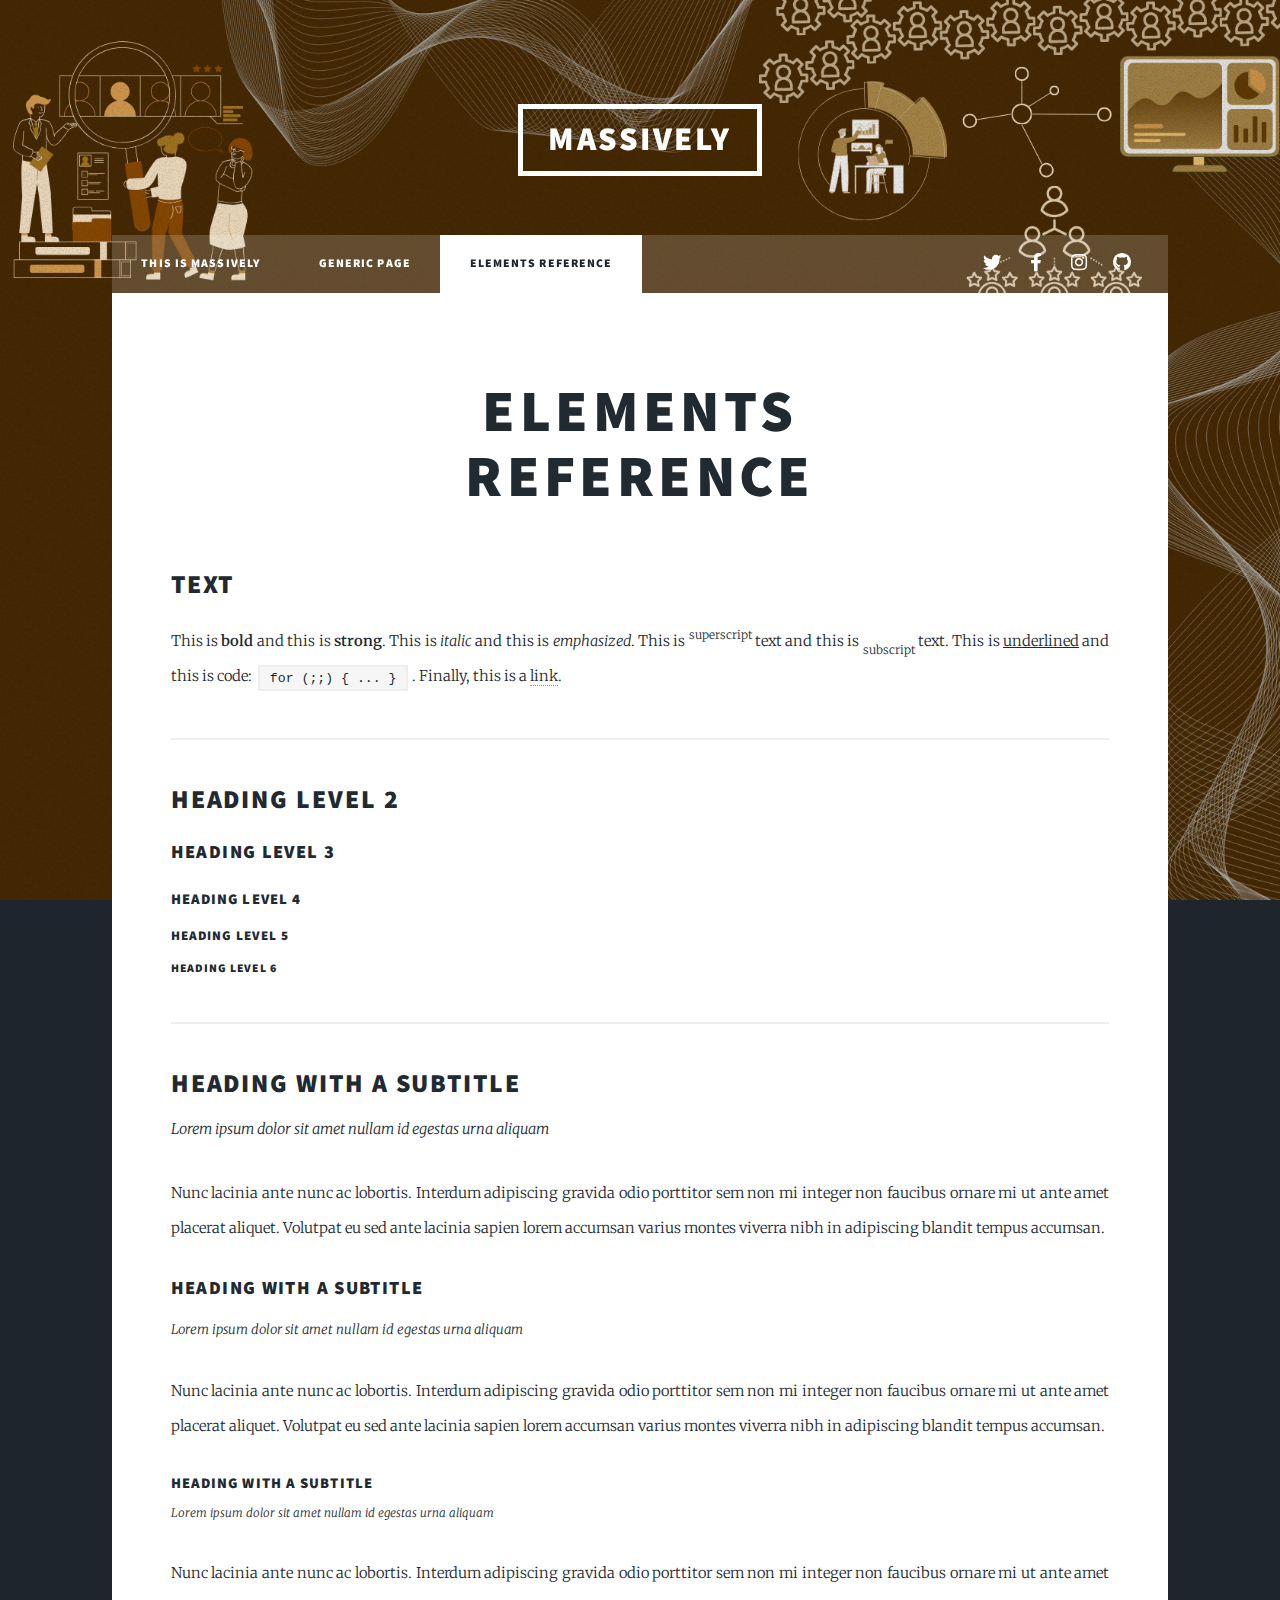
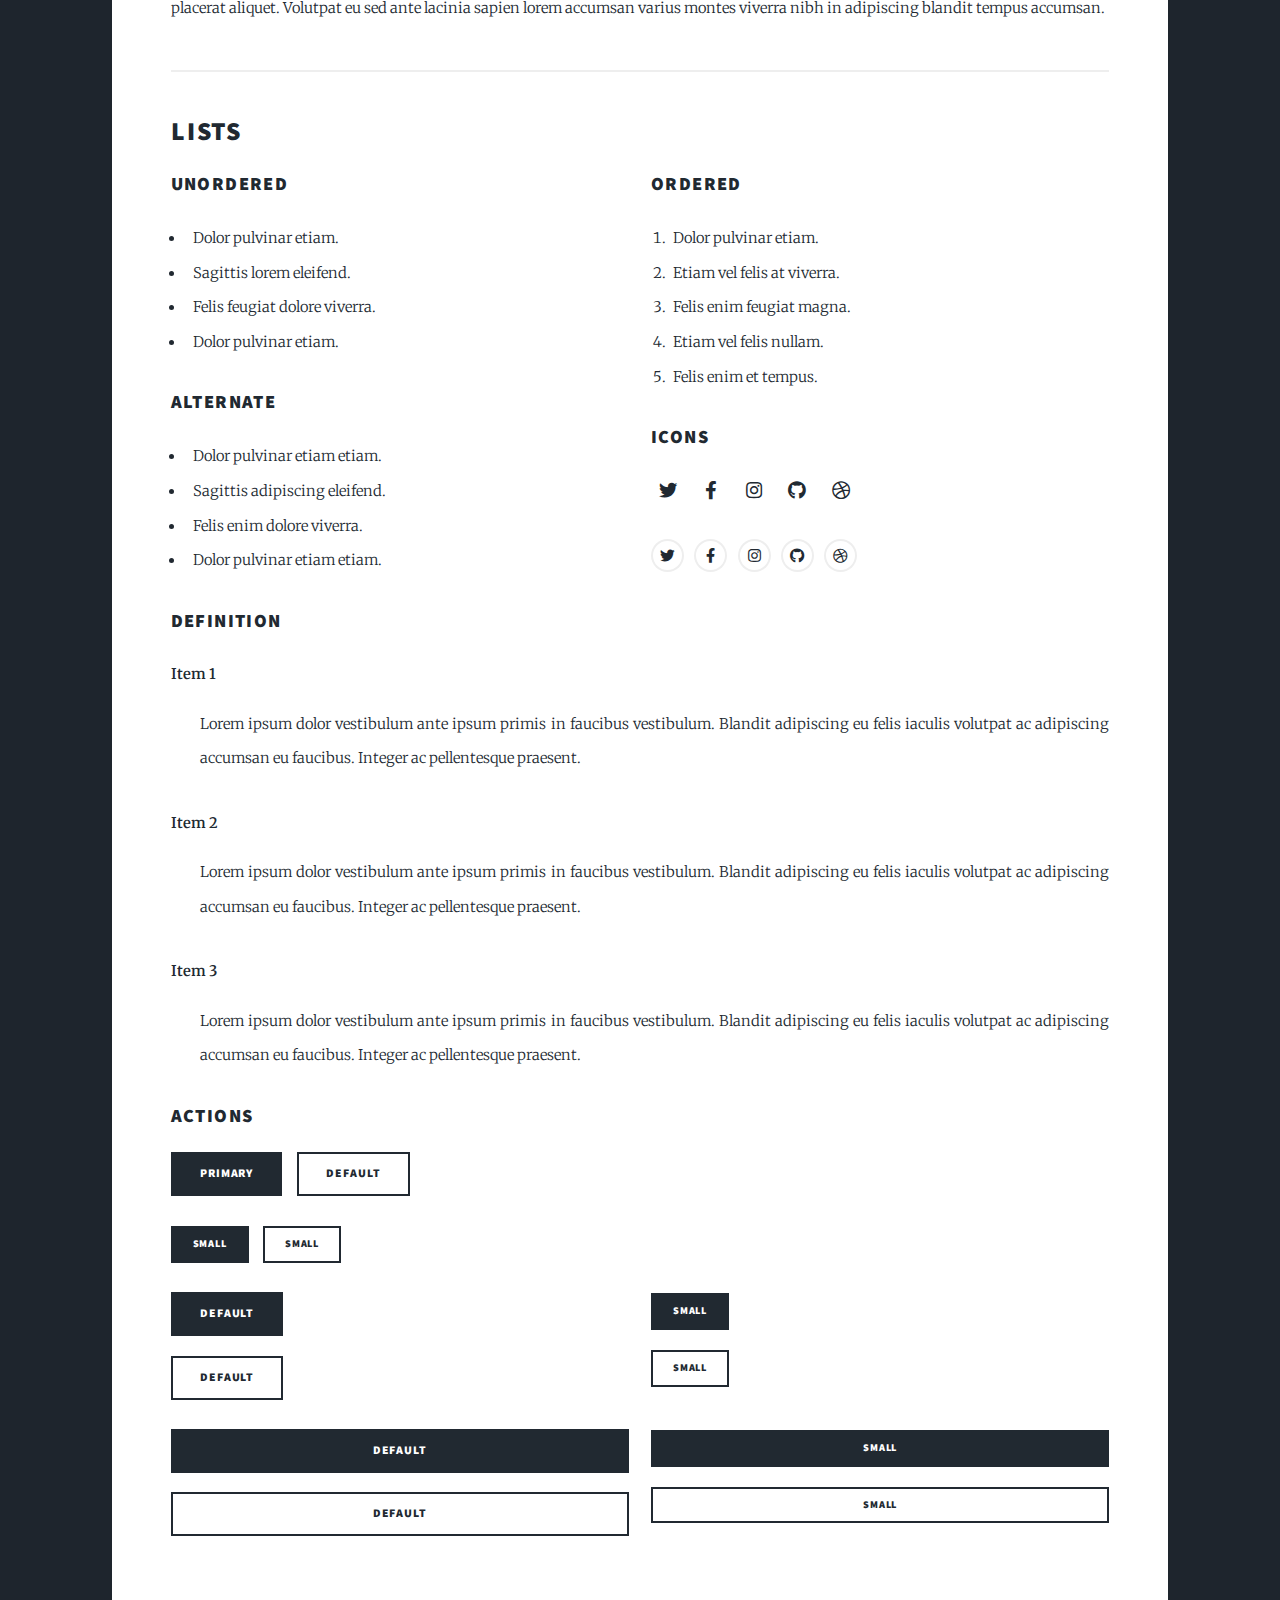
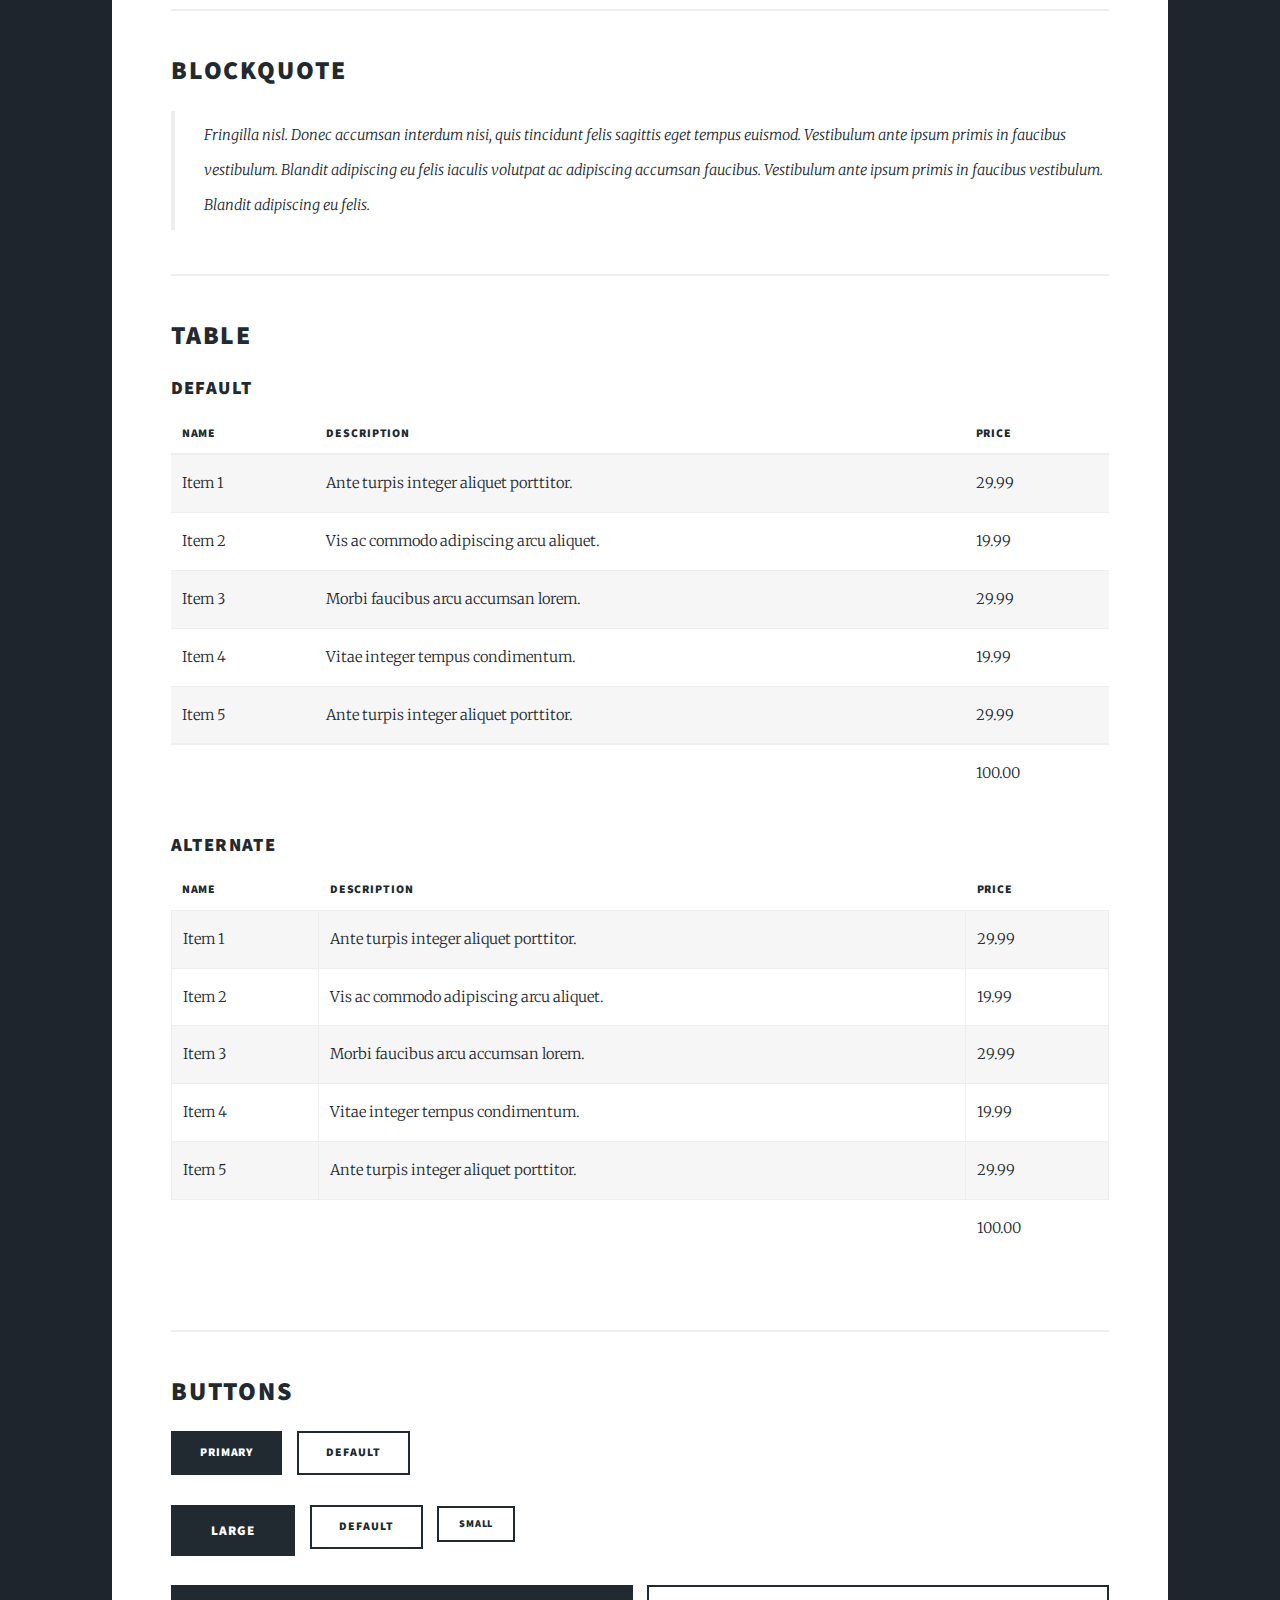
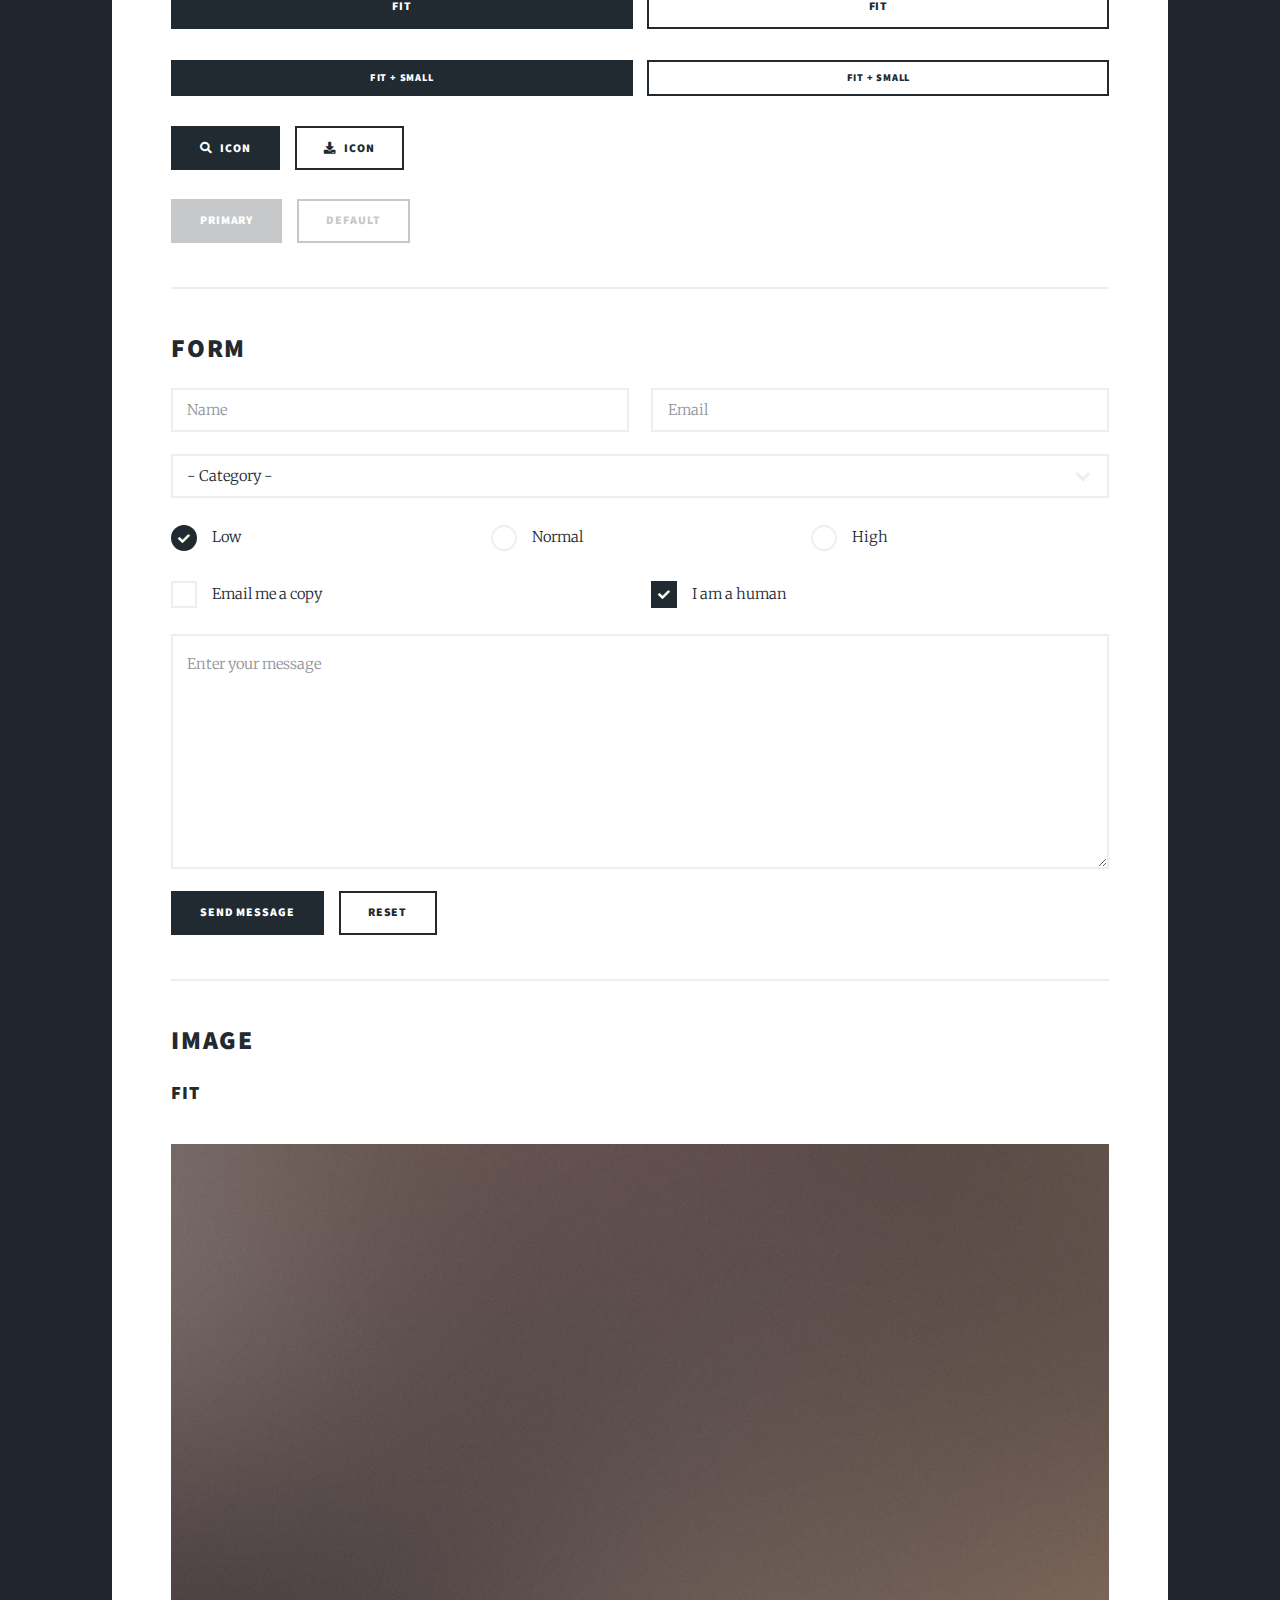
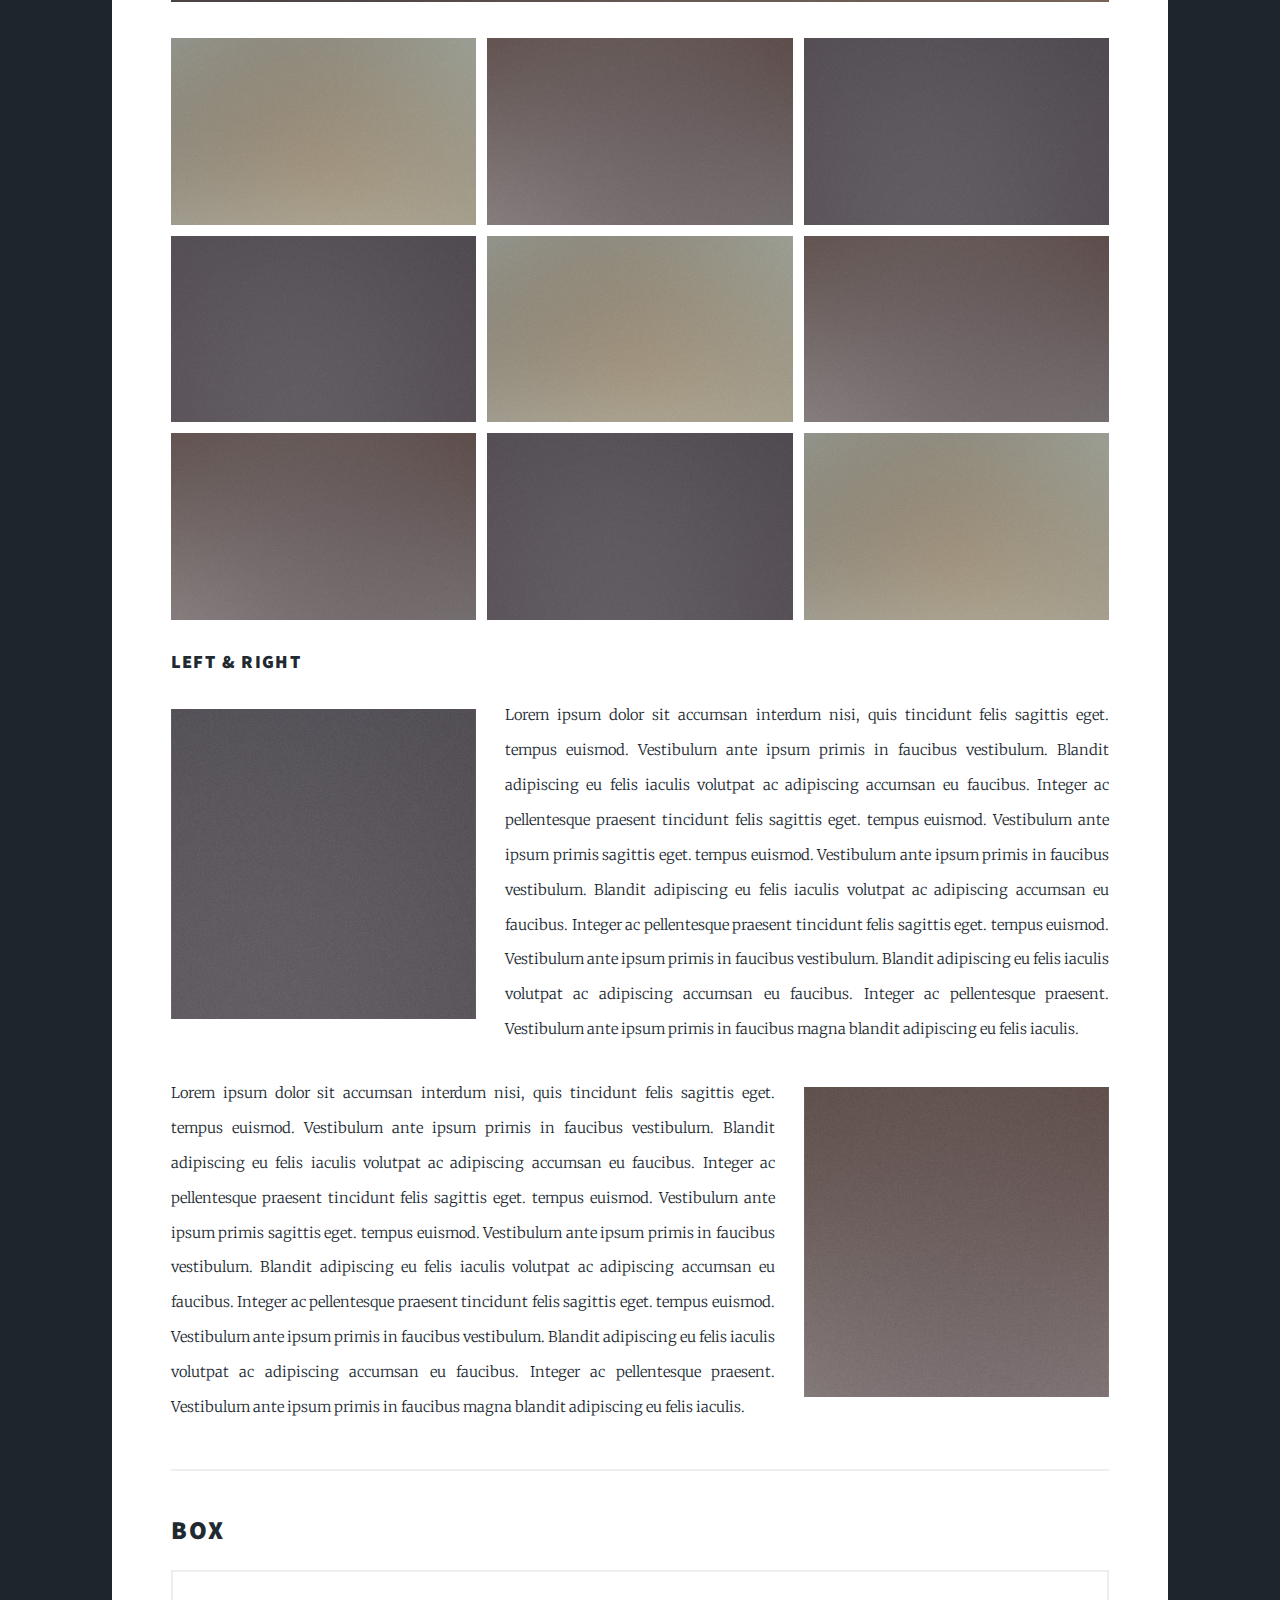
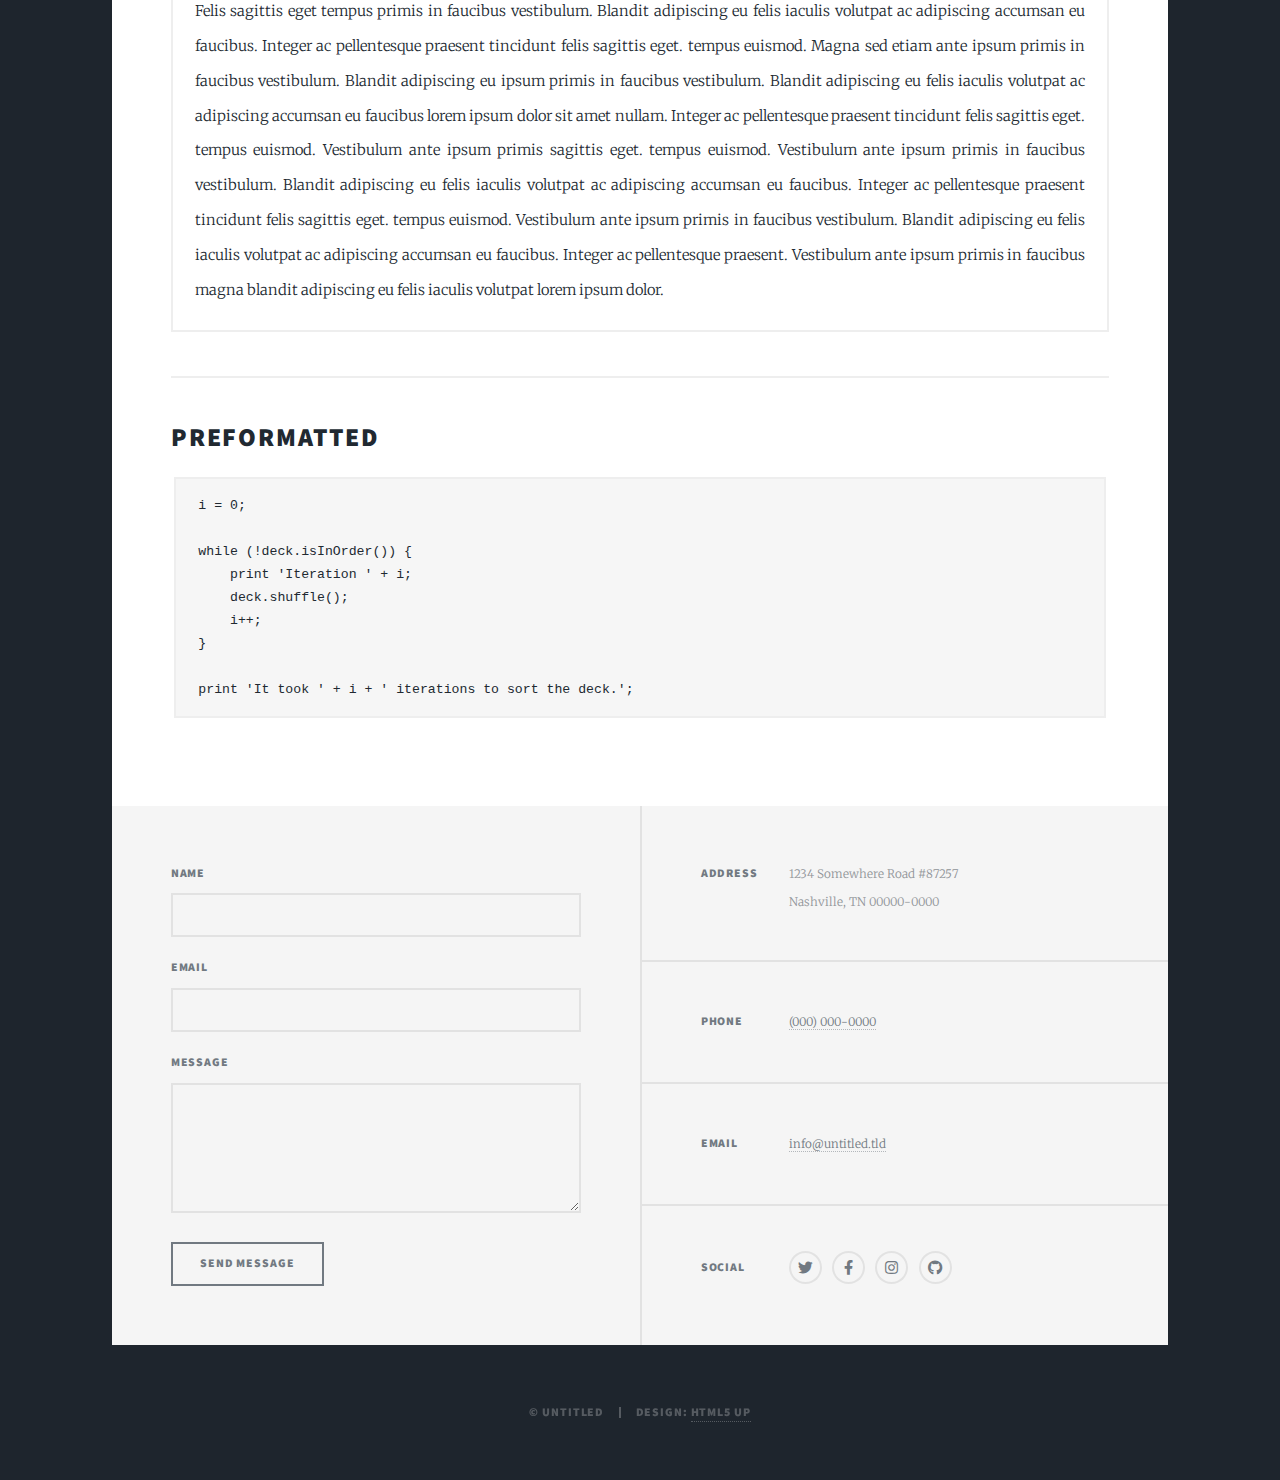
<file: elements.html>
<!DOCTYPE HTML>
<!--
	Massively by HTML5 UP
	html5up.net | @ajlkn
	Free for personal and commercial use under the CCA 3.0 license (html5up.net/license)
-->
<html>
	<head>
		<title>Elements Reference - Massively by HTML5 UP</title>
		<meta charset="utf-8" />
		<meta name="viewport" content="width=device-width, initial-scale=1, user-scalable=no" />
		<link rel="stylesheet" href="assets/css/main.css" />
		<noscript><link rel="stylesheet" href="assets/css/noscript.css" /></noscript>
	</head>
	<body class="is-preload">

		<!-- Wrapper -->
			<div id="wrapper">

				<!-- Header -->
					<header id="header">
						<a href="index.html" class="logo">Massively</a>
					</header>

				<!-- Nav -->
					<nav id="nav">
						<ul class="links">
							<li><a href="index.html">This is Massively</a></li>
							<li><a href="generic.html">Generic Page</a></li>
							<li class="active"><a href="elements.html">Elements Reference</a></li>
						</ul>
						<ul class="icons">
							<li><a href="#" class="icon brands fa-twitter"><span class="label">Twitter</span></a></li>
							<li><a href="#" class="icon brands fa-facebook-f"><span class="label">Facebook</span></a></li>
							<li><a href="#" class="icon brands fa-instagram"><span class="label">Instagram</span></a></li>
							<li><a href="#" class="icon brands fa-github"><span class="label">GitHub</span></a></li>
						</ul>
					</nav>

				<!-- Main -->
					<div id="main">

						<!-- Post -->
							<section class="post">
								<header class="major">
									<h1>Elements<br />
									Reference</h1>
								</header>

								<!-- Text stuff -->
									<h2>Text</h2>
									<p>This is <b>bold</b> and this is <strong>strong</strong>. This is <i>italic</i> and this is <em>emphasized</em>.
									This is <sup>superscript</sup> text and this is <sub>subscript</sub> text.
									This is <u>underlined</u> and this is code: <code>for (;;) { ... }</code>.
									Finally, this is a <a href="#">link</a>.</p>
									<hr />
									<h2>Heading Level 2</h2>
									<h3>Heading Level 3</h3>
									<h4>Heading Level 4</h4>
									<h5>Heading Level 5</h5>
									<h6>Heading Level 6</h6>
									<hr />
									<header>
										<h2>Heading with a Subtitle</h2>
										<p>Lorem ipsum dolor sit amet nullam id egestas urna aliquam</p>
									</header>
									<p>Nunc lacinia ante nunc ac lobortis. Interdum adipiscing gravida odio porttitor sem non mi integer non faucibus ornare mi ut ante amet placerat aliquet. Volutpat eu sed ante lacinia sapien lorem accumsan varius montes viverra nibh in adipiscing blandit tempus accumsan.</p>
									<header>
										<h3>Heading with a Subtitle</h3>
										<p>Lorem ipsum dolor sit amet nullam id egestas urna aliquam</p>
									</header>
									<p>Nunc lacinia ante nunc ac lobortis. Interdum adipiscing gravida odio porttitor sem non mi integer non faucibus ornare mi ut ante amet placerat aliquet. Volutpat eu sed ante lacinia sapien lorem accumsan varius montes viverra nibh in adipiscing blandit tempus accumsan.</p>
									<header>
										<h4>Heading with a Subtitle</h4>
										<p>Lorem ipsum dolor sit amet nullam id egestas urna aliquam</p>
									</header>
									<p>Nunc lacinia ante nunc ac lobortis. Interdum adipiscing gravida odio porttitor sem non mi integer non faucibus ornare mi ut ante amet placerat aliquet. Volutpat eu sed ante lacinia sapien lorem accumsan varius montes viverra nibh in adipiscing blandit tempus accumsan.</p>

									<hr />

								<!-- Lists -->
									<h2>Lists</h2>
									<div class="row">
										<div class="col-6 col-12-small">

											<h3>Unordered</h3>
											<ul>
												<li>Dolor pulvinar etiam.</li>
												<li>Sagittis lorem eleifend.</li>
												<li>Felis feugiat dolore viverra.</li>
												<li>Dolor pulvinar etiam.</li>
											</ul>

											<h3>Alternate</h3>
											<ul class="alt">
												<li>Dolor pulvinar etiam etiam.</li>
												<li>Sagittis adipiscing eleifend.</li>
												<li>Felis enim dolore viverra.</li>
												<li>Dolor pulvinar etiam etiam.</li>
											</ul>

										</div>
										<div class="col-6 col-12-small">

											<h3>Ordered</h3>
											<ol>
												<li>Dolor pulvinar etiam.</li>
												<li>Etiam vel felis at viverra.</li>
												<li>Felis enim feugiat magna.</li>
												<li>Etiam vel felis nullam.</li>
												<li>Felis enim et tempus.</li>
											</ol>

											<h3>Icons</h3>
											<ul class="icons">
												<li><a href="#" class="icon brands fa-twitter"><span class="label">Twitter</span></a></li>
												<li><a href="#" class="icon brands fa-facebook-f"><span class="label">Facebook</span></a></li>
												<li><a href="#" class="icon brands fa-instagram"><span class="label">Instagram</span></a></li>
												<li><a href="#" class="icon brands fa-github"><span class="label">Github</span></a></li>
												<li><a href="#" class="icon brands fa-dribbble"><span class="label">Dribbble</span></a></li>
											</ul>
											<ul class="icons alt">
												<li><a href="#" class="icon brands alt fa-twitter"><span class="label">Twitter</span></a></li>
												<li><a href="#" class="icon brands alt fa-facebook-f"><span class="label">Facebook</span></a></li>
												<li><a href="#" class="icon brands alt fa-instagram"><span class="label">Instagram</span></a></li>
												<li><a href="#" class="icon brands alt fa-github"><span class="label">Github</span></a></li>
												<li><a href="#" class="icon brands alt fa-dribbble"><span class="label">Dribbble</span></a></li>
											</ul>

										</div>
									</div>
									<h3>Definition</h3>
									<dl>
										<dt>Item 1</dt>
										<dd>
											<p>Lorem ipsum dolor vestibulum ante ipsum primis in faucibus vestibulum. Blandit adipiscing eu felis iaculis volutpat ac adipiscing accumsan eu faucibus. Integer ac pellentesque praesent.</p>
										</dd>
										<dt>Item 2</dt>
										<dd>
											<p>Lorem ipsum dolor vestibulum ante ipsum primis in faucibus vestibulum. Blandit adipiscing eu felis iaculis volutpat ac adipiscing accumsan eu faucibus. Integer ac pellentesque praesent.</p>
										</dd>
										<dt>Item 3</dt>
										<dd>
											<p>Lorem ipsum dolor vestibulum ante ipsum primis in faucibus vestibulum. Blandit adipiscing eu felis iaculis volutpat ac adipiscing accumsan eu faucibus. Integer ac pellentesque praesent.</p>
										</dd>
									</dl>

									<h3>Actions</h3>
									<ul class="actions">
										<li><a href="#" class="button primary">Primary</a></li>
										<li><a href="#" class="button">Default</a></li>
									</ul>
									<ul class="actions small">
										<li><a href="#" class="button primary small">Small</a></li>
										<li><a href="#" class="button small">Small</a></li>
									</ul>
									<div class="row">
										<div class="col-6 col-12-small">
											<ul class="actions stacked">
												<li><a href="#" class="button primary">Default</a></li>
												<li><a href="#" class="button">Default</a></li>
											</ul>
										</div>
										<div class="col-6 col-12-small">
											<ul class="actions stacked">
												<li><a href="#" class="button primary small">Small</a></li>
												<li><a href="#" class="button small">Small</a></li>
											</ul>
										</div>
									</div>
									<div class="row">
										<div class="col-6 col-12-small">
											<ul class="actions stacked">
												<li><a href="#" class="button primary fit">Default</a></li>
												<li><a href="#" class="button fit">Default</a></li>
											</ul>
										</div>
										<div class="col-6 col-12-small">
											<ul class="actions stacked">
												<li><a href="#" class="button primary small fit">Small</a></li>
												<li><a href="#" class="button small fit">Small</a></li>
											</ul>
										</div>
									</div>

									<hr />

								<!-- Blockquote -->
									<h2>Blockquote</h2>
									<blockquote>Fringilla nisl. Donec accumsan interdum nisi, quis tincidunt felis sagittis eget tempus euismod. Vestibulum ante ipsum primis in faucibus vestibulum. Blandit adipiscing eu felis iaculis volutpat ac adipiscing accumsan faucibus. Vestibulum ante ipsum primis in faucibus vestibulum. Blandit adipiscing eu felis.</blockquote>

									<hr />

								<!-- Table -->
									<h2>Table</h2>

									<h3>Default</h3>
									<div class="table-wrapper">
										<table>
											<thead>
												<tr>
													<th>Name</th>
													<th>Description</th>
													<th>Price</th>
												</tr>
											</thead>
											<tbody>
												<tr>
													<td>Item 1</td>
													<td>Ante turpis integer aliquet porttitor.</td>
													<td>29.99</td>
												</tr>
												<tr>
													<td>Item 2</td>
													<td>Vis ac commodo adipiscing arcu aliquet.</td>
													<td>19.99</td>
												</tr>
												<tr>
													<td>Item 3</td>
													<td> Morbi faucibus arcu accumsan lorem.</td>
													<td>29.99</td>
												</tr>
												<tr>
													<td>Item 4</td>
													<td>Vitae integer tempus condimentum.</td>
													<td>19.99</td>
												</tr>
												<tr>
													<td>Item 5</td>
													<td>Ante turpis integer aliquet porttitor.</td>
													<td>29.99</td>
												</tr>
											</tbody>
											<tfoot>
												<tr>
													<td colspan="2"></td>
													<td>100.00</td>
												</tr>
											</tfoot>
										</table>
									</div>

									<h3>Alternate</h3>
									<div class="table-wrapper">
										<table class="alt">
											<thead>
												<tr>
													<th>Name</th>
													<th>Description</th>
													<th>Price</th>
												</tr>
											</thead>
											<tbody>
												<tr>
													<td>Item 1</td>
													<td>Ante turpis integer aliquet porttitor.</td>
													<td>29.99</td>
												</tr>
												<tr>
													<td>Item 2</td>
													<td>Vis ac commodo adipiscing arcu aliquet.</td>
													<td>19.99</td>
												</tr>
												<tr>
													<td>Item 3</td>
													<td> Morbi faucibus arcu accumsan lorem.</td>
													<td>29.99</td>
												</tr>
												<tr>
													<td>Item 4</td>
													<td>Vitae integer tempus condimentum.</td>
													<td>19.99</td>
												</tr>
												<tr>
													<td>Item 5</td>
													<td>Ante turpis integer aliquet porttitor.</td>
													<td>29.99</td>
												</tr>
											</tbody>
											<tfoot>
												<tr>
													<td colspan="2"></td>
													<td>100.00</td>
												</tr>
											</tfoot>
										</table>
									</div>

									<hr />

								<!-- Buttons -->
									<h2>Buttons</h2>
									<ul class="actions">
										<li><a href="#" class="button primary">Primary</a></li>
										<li><a href="#" class="button">Default</a></li>
									</ul>
									<ul class="actions">
										<li><a href="#" class="button primary large">Large</a></li>
										<li><a href="#" class="button">Default</a></li>
										<li><a href="#" class="button small">Small</a></li>
									</ul>
									<ul class="actions fit">
										<li><a href="#" class="button primary fit">Fit</a></li>
										<li><a href="#" class="button fit">Fit</a></li>
									</ul>
									<ul class="actions fit small">
										<li><a href="#" class="button primary fit small">Fit + Small</a></li>
										<li><a href="#" class="button fit small">Fit + Small</a></li>
									</ul>
									<ul class="actions">
										<li><a href="#" class="button primary icon solid fa-search">Icon</a></li>
										<li><a href="#" class="button icon solid fa-download">Icon</a></li>
									</ul>
									<ul class="actions">
										<li><span class="button primary disabled">Primary</span></li>
										<li><span class="button disabled">Default</span></li>
									</ul>

									<hr />

								<!-- Form -->
									<h2>Form</h2>

									<form method="post" action="#">
										<div class="row gtr-uniform">
											<div class="col-6 col-12-xsmall">
												<input type="text" name="demo-name" id="demo-name" value="" placeholder="Name" />
											</div>
											<div class="col-6 col-12-xsmall">
												<input type="email" name="demo-email" id="demo-email" value="" placeholder="Email" />
											</div>
											<!-- Break -->
											<div class="col-12">
												<select name="demo-category" id="demo-category">
													<option value="">- Category -</option>
													<option value="1">Manufacturing</option>
													<option value="1">Shipping</option>
													<option value="1">Administration</option>
													<option value="1">Human Resources</option>
												</select>
											</div>
											<!-- Break -->
											<div class="col-4 col-12-small">
												<input type="radio" id="demo-priority-low" name="demo-priority" checked>
												<label for="demo-priority-low">Low</label>
											</div>
											<div class="col-4 col-12-small">
												<input type="radio" id="demo-priority-normal" name="demo-priority">
												<label for="demo-priority-normal">Normal</label>
											</div>
											<div class="col-4 col-12-small">
												<input type="radio" id="demo-priority-high" name="demo-priority">
												<label for="demo-priority-high">High</label>
											</div>
											<!-- Break -->
											<div class="col-6 col-12-small">
												<input type="checkbox" id="demo-copy" name="demo-copy">
												<label for="demo-copy">Email me a copy</label>
											</div>
											<div class="col-6 col-12-small">
												<input type="checkbox" id="demo-human" name="demo-human" checked>
												<label for="demo-human">I am a human</label>
											</div>
											<!-- Break -->
											<div class="col-12">
												<textarea name="demo-message" id="demo-message" placeholder="Enter your message" rows="6"></textarea>
											</div>
											<!-- Break -->
											<div class="col-12">
												<ul class="actions">
													<li><input type="submit" value="Send Message" class="primary" /></li>
													<li><input type="reset" value="Reset" /></li>
												</ul>
											</div>
										</div>
									</form>

									<hr />

								<!-- Image -->
									<h2>Image</h2>

									<h3>Fit</h3>
									<span class="image fit"><img src="images/pic01.jpg" alt="" /></span>
									<div class="box alt">
										<div class="row gtr-50 gtr-uniform">
											<div class="col-4"><span class="image fit"><img src="images/pic02.jpg" alt="" /></span></div>
											<div class="col-4"><span class="image fit"><img src="images/pic03.jpg" alt="" /></span></div>
											<div class="col-4"><span class="image fit"><img src="images/pic04.jpg" alt="" /></span></div>
											<!-- Break -->
											<div class="col-4"><span class="image fit"><img src="images/pic04.jpg" alt="" /></span></div>
											<div class="col-4"><span class="image fit"><img src="images/pic02.jpg" alt="" /></span></div>
											<div class="col-4"><span class="image fit"><img src="images/pic03.jpg" alt="" /></span></div>
											<!-- Break -->
											<div class="col-4"><span class="image fit"><img src="images/pic03.jpg" alt="" /></span></div>
											<div class="col-4"><span class="image fit"><img src="images/pic04.jpg" alt="" /></span></div>
											<div class="col-4"><span class="image fit"><img src="images/pic02.jpg" alt="" /></span></div>
										</div>
									</div>

									<h3>Left &amp; Right</h3>
									<p><span class="image left"><img src="images/pic08.jpg" alt="" /></span>Lorem ipsum dolor sit accumsan interdum nisi, quis tincidunt felis sagittis eget. tempus euismod. Vestibulum ante ipsum primis in faucibus vestibulum. Blandit adipiscing eu felis iaculis volutpat ac adipiscing accumsan eu faucibus. Integer ac pellentesque praesent tincidunt felis sagittis eget. tempus euismod. Vestibulum ante ipsum primis sagittis eget. tempus euismod. Vestibulum ante ipsum primis in faucibus vestibulum. Blandit adipiscing eu felis iaculis volutpat ac adipiscing accumsan eu faucibus. Integer ac pellentesque praesent tincidunt felis sagittis eget. tempus euismod. Vestibulum ante ipsum primis in faucibus vestibulum. Blandit adipiscing eu felis iaculis volutpat ac adipiscing accumsan eu faucibus. Integer ac pellentesque praesent. Vestibulum ante ipsum primis in faucibus magna blandit adipiscing eu felis iaculis.</p>
									<p><span class="image right"><img src="images/pic09.jpg" alt="" /></span>Lorem ipsum dolor sit accumsan interdum nisi, quis tincidunt felis sagittis eget. tempus euismod. Vestibulum ante ipsum primis in faucibus vestibulum. Blandit adipiscing eu felis iaculis volutpat ac adipiscing accumsan eu faucibus. Integer ac pellentesque praesent tincidunt felis sagittis eget. tempus euismod. Vestibulum ante ipsum primis sagittis eget. tempus euismod. Vestibulum ante ipsum primis in faucibus vestibulum. Blandit adipiscing eu felis iaculis volutpat ac adipiscing accumsan eu faucibus. Integer ac pellentesque praesent tincidunt felis sagittis eget. tempus euismod. Vestibulum ante ipsum primis in faucibus vestibulum. Blandit adipiscing eu felis iaculis volutpat ac adipiscing accumsan eu faucibus. Integer ac pellentesque praesent. Vestibulum ante ipsum primis in faucibus magna blandit adipiscing eu felis iaculis.</p>

									<hr />

								<!-- Box -->
									<h2>Box</h2>
									<div class="box">
										<p>Felis sagittis eget tempus primis in faucibus vestibulum. Blandit adipiscing eu felis iaculis volutpat ac adipiscing accumsan eu faucibus. Integer ac pellentesque praesent tincidunt felis sagittis eget. tempus euismod. Magna sed etiam ante ipsum primis in faucibus vestibulum. Blandit adipiscing eu ipsum primis in faucibus vestibulum. Blandit adipiscing eu felis iaculis volutpat ac adipiscing accumsan eu faucibus lorem ipsum dolor sit amet nullam. Integer ac pellentesque praesent tincidunt felis sagittis eget. tempus euismod. Vestibulum ante ipsum primis sagittis eget. tempus euismod. Vestibulum ante ipsum primis in faucibus vestibulum. Blandit adipiscing eu felis iaculis volutpat ac adipiscing accumsan eu faucibus. Integer ac pellentesque praesent tincidunt felis sagittis eget. tempus euismod. Vestibulum ante ipsum primis in faucibus vestibulum. Blandit adipiscing eu felis iaculis volutpat ac adipiscing accumsan eu faucibus. Integer ac pellentesque praesent. Vestibulum ante ipsum primis in faucibus magna blandit adipiscing eu felis iaculis volutpat lorem ipsum dolor.</p>
									</div>

									<hr />

								<!-- Preformatted Code -->
									<h2>Preformatted</h2>
									<pre><code>i = 0;

while (!deck.isInOrder()) {
    print 'Iteration ' + i;
    deck.shuffle();
    i++;
}

print 'It took ' + i + ' iterations to sort the deck.';
</code></pre>

							</section>

					</div>

				<!-- Footer -->
					<footer id="footer">
						<section>
							<form method="post" action="#">
								<div class="fields">
									<div class="field">
										<label for="name">Name</label>
										<input type="text" name="name" id="name" />
									</div>
									<div class="field">
										<label for="email">Email</label>
										<input type="text" name="email" id="email" />
									</div>
									<div class="field">
										<label for="message">Message</label>
										<textarea name="message" id="message" rows="3"></textarea>
									</div>
								</div>
								<ul class="actions">
									<li><input type="submit" value="Send Message" /></li>
								</ul>
							</form>
						</section>
						<section class="split contact">
							<section class="alt">
								<h3>Address</h3>
								<p>1234 Somewhere Road #87257<br />
								Nashville, TN 00000-0000</p>
							</section>
							<section>
								<h3>Phone</h3>
								<p><a href="#">(000) 000-0000</a></p>
							</section>
							<section>
								<h3>Email</h3>
								<p><a href="#">info@untitled.tld</a></p>
							</section>
							<section>
								<h3>Social</h3>
								<ul class="icons alt">
									<li><a href="#" class="icon brands alt fa-twitter"><span class="label">Twitter</span></a></li>
									<li><a href="#" class="icon brands alt fa-facebook-f"><span class="label">Facebook</span></a></li>
									<li><a href="#" class="icon brands alt fa-instagram"><span class="label">Instagram</span></a></li>
									<li><a href="#" class="icon brands alt fa-github"><span class="label">GitHub</span></a></li>
								</ul>
							</section>
						</section>
					</footer>

				<!-- Copyright -->
					<div id="copyright">
						<ul><li>&copy; Untitled</li><li>Design: <a href="https://html5up.net">HTML5 UP</a></li></ul>
					</div>

			</div>

		<!-- Scripts -->
			<script src="assets/js/jquery.min.js"></script>
			<script src="assets/js/jquery.scrollex.min.js"></script>
			<script src="assets/js/jquery.scrolly.min.js"></script>
			<script src="assets/js/browser.min.js"></script>
			<script src="assets/js/breakpoints.min.js"></script>
			<script src="assets/js/util.js"></script>
			<script src="assets/js/main.js"></script>

	</body>
</html>
</file>
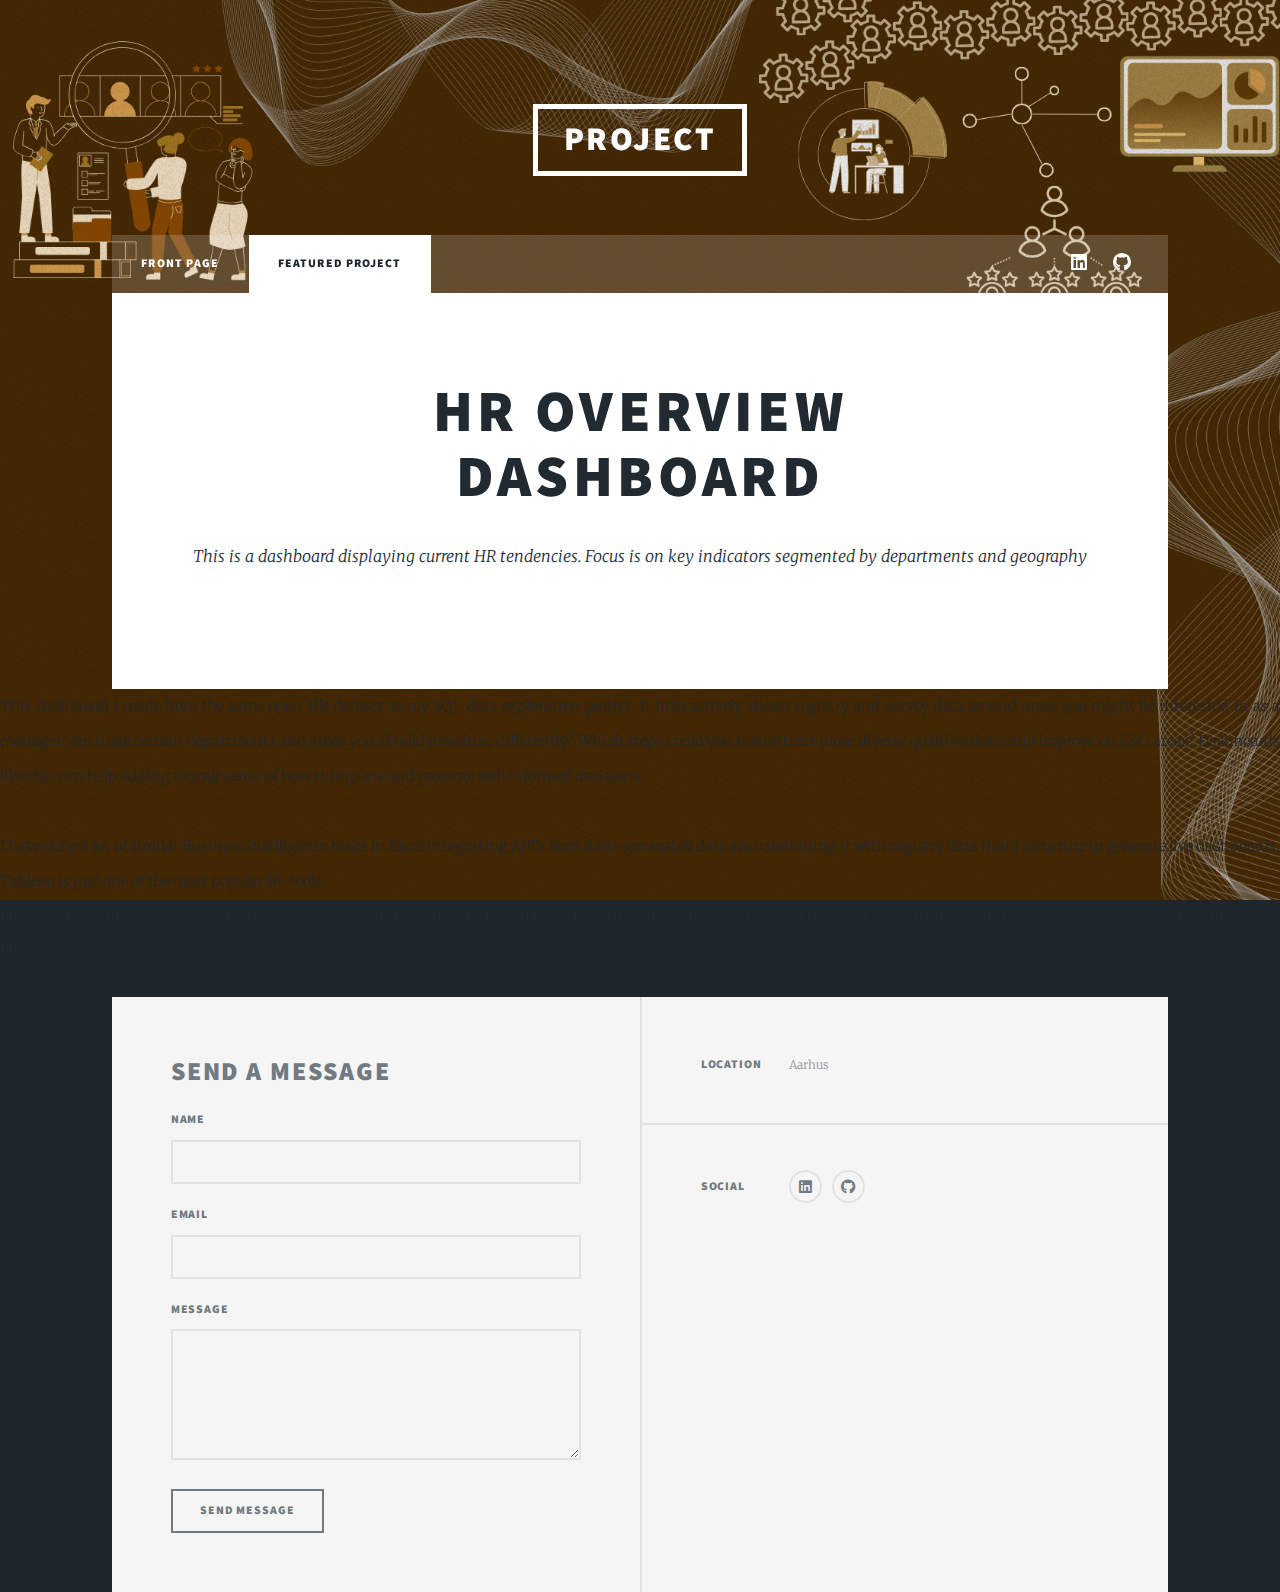
<file: generic.html>
<!DOCTYPE HTML>
<!--
	Massively by HTML5 UP
	html5up.net | @ajlkn
	Free for personal and commercial use under the CCA 3.0 license (html5up.net/license)
-->
<html>
	<head>
		<title>Søren Portfolio</title>
		<meta charset="utf-8" />
		<meta name="viewport" content="width=device-width, initial-scale=1, user-scalable=no" />
		<link rel="stylesheet" href="assets/css/main.css" />
		<noscript><link rel="stylesheet" href="assets/css/noscript.css" /></noscript>
	</head>
	<body class="is-preload">

		<!-- Wrapper -->
			<div id="wrapper">

				<!-- Header -->
					<header id="header">
						<a href="index.html" class="logo">Project</a>
					</header>

				<!-- Nav -->
					<nav id="nav">
						<ul class="links">
							<li><a href="index.html">Front page</a></li>
							<li class="active"><a href="generic.html">Featured project</a></li>
						</ul>
						<ul class="icons">
							<li><a href="https://linkedin.com/in/sørenø" class="icon brands alt fa-linkedin"><span target="_blank" class="label">LinkedIn</span></a></li>
							<li><a href="https://github.com/soerenoe" class="icon brands alt fa-github"><span target="_blank" class="label">GitHub</span></a></li>
						</ul>
					</nav>

				<!-- Main -->
					<div id="main">

						<!-- Post -->
							<section class="post">
								<header class="major">
									<h1>HR Overview<br />
									Dashboard</h1>
									<p>This is a dashboard displaying current HR tendencies. Focus is on key indicators segmented by departments and geography</p>
								</header>
								<div class='tableauPlaceholder' id='viz1707821460277' style='position: relative'>
									<noscript><a href='#'>
										<img alt='Critical Overview ' src='https:&#47;&#47;public.tableau.com&#47;static&#47;images&#47;HR&#47;HROverview_17073099076150&#47;CriticalOverview&#47;1_rss.png' style='border: none' />
									</a></noscript><object class='tableauViz'  style='display:none;'><param name='host_url' value='https%3A%2F%2Fpublic.tableau.com%2F' /> 
										<param name='embed_code_version' value='3' /> <param name='site_root' value='' /><param name='name' value='HROverview_17073099076150&#47;CriticalOverview' />
										<param name='tabs' value='no' />
										<param name='toolbar' value='yes' />
										<param name='static_image' value='https:&#47;&#47;public.tableau.com&#47;static&#47;images&#47;HR&#47;HROverview_17073099076150&#47;CriticalOverview&#47;1.png' /> 
										<param name='animate_transition' value='yes' /><param name='display_static_image' value='yes' /><param name='display_spinner' value='yes' />
										<param name='display_overlay' value='yes' /><param name='display_count' value='yes' /><param name='language' value='en-US' /></object>
									</div>
									<script type='text/javascript'>var divElement = document.getElementById('viz1707821460277'); var vizElement = divElement.getElementsByTagName('object')[0]; if ( divElement.offsetWidth > 800 ) { vizElement.style.width='1000px';vizElement.style.height='827px';} else if ( divElement.offsetWidth > 500 ) { vizElement.style.width='1000px';vizElement.style.height='827px';} else { vizElement.style.width='100%';vizElement.style.height='1327px';} var scriptElement = document.createElement('script'); scriptElement.src = 'https://public.tableau.com/javascripts/api/viz_v1.js'; vizElement.parentNode.insertBefore(scriptElement, vizElement);
									</script></div>
							</section>
							<section class="text-section">
								<p>This dashboard I made from the same open HR dataset as my <a href="https://github.com/soerenoe/PortfolioProjects/blob/main/Data%20exploration%20queries.sql" target="_blank" >SQL data exploration project</a>. 
									It interactively shows registry and survey data around areas you might be interested in as a manager. Are there certain departments and areas you should prioritize differently? 
									Which steps could you take attract more diverse qualifications and improve on ESG areas? Dashboards like this can help adding to your sense of
									how things are and promote well informed decisions.<br /><br />
									I have done a lot of similar Business Intelligence tasks in Excel integrating API's from form-generated data and combining it with registry data 
									that I structure to generate live dashboards. Tableau is just one of the most popular BI-tools.<br />
									I have done dashboards of recruitment data, exit data, and business KPI's to name a few. The bulk of my work however has been to fetch and clean
									the data to look as polished as the dataset I have used in this Tableau visualization.<br />
								</p>
							</section>
													

					</div>

				<!-- Footer -->
					<footer id="footer">
						<section>
							<form method="post" action="sendform.php">
								<h2>Send a message</h2>
								<div class="fields">
									<div class="field">
										<label for="name">Name</label>
										<input type="text" name="name" id="name" />
									</div>
									<div class="field">
										<label for="email">Email</label>
										<input type="text" name="email" id="email" />
									</div>
									<div class="field">
										<label for="message">Message</label>
										<textarea name="message" id="message" rows="3"></textarea>
									</div>
								</div>
								<ul class="actions">
									<li><input type="submit" value="Send Message" /></li>
								</ul>
							</form>
						</section>
						<section class="split contact">
							<section class="alt">
								<h3>Location</h3>
								<p>Aarhus<br />
							</section>
							<section>
								<h3>Social</h3>
								<ul class="icons alt">
									<li><a href="https://linkedin.com/in/sørenø" class="icon brands alt fa-linkedin"><span target="_blank" class="label">LinkedIn</span></a></li>
									<li><a href="https://github.com/soerenoe" class="icon brands alt fa-github"><span target="_blank" class="label">GitHub</span></a></li>
								</ul>
							</section>
						</section>
					</footer>
			</div>

		<!-- Scripts -->
			<script src="assets/js/jquery.min.js"></script>
			<script src="assets/js/jquery.scrollex.min.js"></script>
			<script src="assets/js/jquery.scrolly.min.js"></script>
			<script src="assets/js/browser.min.js"></script>
			<script src="assets/js/breakpoints.min.js"></script>
			<script src="assets/js/util.js"></script>
			<script src="assets/js/main.js"></script>

	</body>
</html>
</file>
<file: assets/css/main.css>
@import url(fontawesome-all.min.css);
@import url("https://fonts.googleapis.com/css?family=Merriweather:300,700,300italic,700italic|Source+Sans+Pro:900");

/*
	Massively by HTML5 UP
	html5up.net | @ajlkn
	Free for personal and commercial use under the CCA 3.0 license (html5up.net/license)
*/

html, body, div, span, applet, object,
iframe, h1, h2, h3, h4, h5, h6, p, blockquote,
pre, a, abbr, acronym, address, big, cite,
code, del, dfn, em, img, ins, kbd, q, s, samp,
small, strike, strong, sub, sup, tt, var, b,
u, i, center, dl, dt, dd, ol, ul, li, fieldset,
form, label, legend, table, caption, tbody,
tfoot, thead, tr, th, td, article, aside,
canvas, details, embed, figure, figcaption,
footer, header, hgroup, menu, nav, output, ruby,
section, summary, time, mark, audio, video {
	margin: 0;
	padding: 0;
	border: 0;
	font-size: 100%;
	font: inherit;
	vertical-align: baseline;}

article, aside, details, figcaption, figure,
footer, header, hgroup, menu, nav, section {
	display: block;}

body {
	line-height: 1;
}

ol, ul {
	list-style: none;
}

blockquote, q {
	quotes: none;
}

	blockquote:before, blockquote:after, q:before, q:after {
		content: '';
		content: none;
	}

table {
	border-collapse: collapse;
	border-spacing: 0;
}

body {
	-webkit-text-size-adjust: none;
}

mark {
	background-color: transparent;
	color: inherit;
}

input::-moz-focus-inner {
	border: 0;
	padding: 0;
}

input, select, textarea {
	-moz-appearance: none;
	-webkit-appearance: none;
	-ms-appearance: none;
	appearance: none;
}

/* Basic */

	@-ms-viewport {
		width: device-width;
	}

	body {
		-ms-overflow-style: scrollbar;
	}

	@media screen and (max-width: 480px) {

		html, body {
			min-width: 320px;
		}

	}

	html {
		box-sizing: border-box;
	}

	*, *:before, *:after {
		box-sizing: inherit;
	}

	body {
		background-color: #1e252d;
	}

		body.is-preload *, body.is-preload *:before, body.is-preload *:after {
			-moz-animation: none !important;
			-webkit-animation: none !important;
			-ms-animation: none !important;
			animation: none !important;
			-moz-transition: none !important;
			-webkit-transition: none !important;
			-ms-transition: none !important;
			transition: none !important;
		}

/* Type */

	html {
		font-size: 16pt;
	}

		@media screen and (max-width: 1680px) {

			html {
				font-size: 12pt;
			}

		}

		@media screen and (max-width: 1280px) {

			html {
				font-size: 11pt;
			}

		}

		@media screen and (max-width: 360px) {

			html {
				font-size: 10pt;
			}

		}

	body {
		color: #212931;
	}

	body, input, select, textarea {
		font-family: "Merriweather", Georgia, serif;
		font-weight: 300;
		font-size: 1rem;
		line-height: 2.375;
	}

	a {
		-moz-transition: color 0.2s ease-in-out, background-color 0.2s ease-in-out, border-color 0.2s ease-in-out, box-shadow 0.2s ease-in-out;
		-webkit-transition: color 0.2s ease-in-out, background-color 0.2s ease-in-out, border-color 0.2s ease-in-out, box-shadow 0.2s ease-in-out;
		-ms-transition: color 0.2s ease-in-out, background-color 0.2s ease-in-out, border-color 0.2s ease-in-out, box-shadow 0.2s ease-in-out;
		transition: color 0.2s ease-in-out, background-color 0.2s ease-in-out, border-color 0.2s ease-in-out, box-shadow 0.2s ease-in-out;
		border-bottom: dotted 1px;
		text-decoration: none;
	}

		a:hover {
			border-bottom-color: transparent;
		}

	strong, b {
		font-weight: 600;
	}

	em, i {
		font-style: italic;
	}

	p {
		text-align: justify;
		margin: 0 0 2rem 0;
	}

	h1, h2, h3, h4, h5, h6 {
		font-family: "Source Sans Pro", Helvetica, sans-serif;
		font-weight: 900;
		line-height: 1.5;
		letter-spacing: 0.075em;
		text-transform: uppercase;
		margin: 0 0 1rem 0;
	}

		h1 a, h2 a, h3 a, h4 a, h5 a, h6 a {
			border-bottom: 0;
			color: inherit;
			text-decoration: none;
		}

	h1 {
		font-size: 4rem;
		line-height: 1.1;
		margin: 0 0 2rem 0;
	}

	h2 {
		font-size: 1.75rem;
		line-height: 1.3;
		margin: 0 0 1.5rem 0;
	}

	h3 {
		font-size: 1.25rem;
		margin: 0 0 1.5rem 0;
	}

	h4 {
		font-size: 1rem;
	}

	h5 {
		font-size: 0.9rem;
	}

	h6 {
		font-size: 0.8rem;
	}

	sub {
		font-size: 0.8rem;
		position: relative;
		top: 0.5rem;
	}

	sup {
		font-size: 0.8rem;
		position: relative;
		top: -0.5rem;
	}

	blockquote {
		border-left: solid 4px;
		font-style: italic;
		margin: 0 0 2rem 0;
		padding: 0.5rem 0 0.5rem 2rem;
	}

	code {
		border: solid 2px;
		font-family: "Courier New", monospace;
		font-size: 0.9rem;
		margin: 0 0.25rem;
		padding: 0.25rem 0.65rem;
	}

	pre {
		-webkit-overflow-scrolling: touch;
		font-family: "Courier New", monospace;
		font-size: 0.9rem;
		margin: 0 0 2rem 0;
	}

		pre code {
			display: block;
			line-height: 1.75;
			padding: 1rem 1.5rem;
			overflow-x: auto;
		}

	hr {
		border: 0;
		border-bottom: solid 2px;
		margin: 3rem 0;
	}

		hr.major {
			margin: 5rem 0;
		}

	.align-left {
		text-align: left;
	}

	.align-center {
		text-align: center;
	}

	.align-right {
		text-align: right;
	}

	input, select, textarea {
		color: #212931;
	}

	a {
		color: #212931;
		border-bottom-color: rgba(33, 41, 49, 0.5);
	}

		a:hover {
			border-bottom-color: transparent;
			color: #18bfef !important;
		}

	strong, b {
		color: #212931;
	}

	h1, h2, h3, h4, h5, h6 {
		color: #212931;
	}

	blockquote {
		border-left-color: #eeeeee;
	}

	code {
		background: rgba(220, 220, 220, 0.25);
		border-color: #eeeeee;
	}

	hr {
		border-bottom-color: #eeeeee;
	}

/* Row */

	.row {
		display: flex;
		flex-wrap: wrap;
		box-sizing: border-box;
		align-items: stretch;
	}

		.row > * {
			box-sizing: border-box;
		}

		.row.gtr-uniform > * > :last-child {
			margin-bottom: 0;
		}

		.row.aln-left {
			justify-content: flex-start;
		}

		.row.aln-center {
			justify-content: center;
		}

		.row.aln-right {
			justify-content: flex-end;
		}

		.row.aln-top {
			align-items: flex-start;
		}

		.row.aln-middle {
			align-items: center;
		}

		.row.aln-bottom {
			align-items: flex-end;
		}

		.row > .imp {
			order: -1;
		}

		.row > .col-1 {
			width: 8.33333%;
		}

		.row > .off-1 {
			margin-left: 8.33333%;
		}

		.row > .col-2 {
			width: 16.66667%;
		}

		.row > .off-2 {
			margin-left: 16.66667%;
		}

		.row > .col-3 {
			width: 25%;
		}

		.row > .off-3 {
			margin-left: 25%;
		}

		.row > .col-4 {
			width: 33.33333%;
		}

		.row > .off-4 {
			margin-left: 33.33333%;
		}

		.row > .col-5 {
			width: 41.66667%;
		}

		.row > .off-5 {
			margin-left: 41.66667%;
		}

		.row > .col-6 {
			width: 50%;
		}

		.row > .off-6 {
			margin-left: 50%;
		}

		.row > .col-7 {
			width: 58.33333%;
		}

		.row > .off-7 {
			margin-left: 58.33333%;
		}

		.row > .col-8 {
			width: 66.66667%;
		}

		.row > .off-8 {
			margin-left: 66.66667%;
		}

		.row > .col-9 {
			width: 75%;
		}

		.row > .off-9 {
			margin-left: 75%;
		}

		.row > .col-10 {
			width: 83.33333%;
		}

		.row > .off-10 {
			margin-left: 83.33333%;
		}

		.row > .col-11 {
			width: 91.66667%;
		}

		.row > .off-11 {
			margin-left: 91.66667%;
		}

		.row > .col-12 {
			width: 100%;
		}

		.row > .off-12 {
			margin-left: 100%;
		}

		.row.gtr-0 {
			margin-top: 0;
			margin-left: 0rem;
		}

			.row.gtr-0 > * {
				padding: 0 0 0 0rem;
			}

			.row.gtr-0.gtr-uniform {
				margin-top: 0rem;
			}

				.row.gtr-0.gtr-uniform > * {
					padding-top: 0rem;
				}

		.row.gtr-25 {
			margin-top: 0;
			margin-left: -0.375rem;
		}

			.row.gtr-25 > * {
				padding: 0 0 0 0.375rem;
			}

			.row.gtr-25.gtr-uniform {
				margin-top: -0.375rem;
			}

				.row.gtr-25.gtr-uniform > * {
					padding-top: 0.375rem;
				}

		.row.gtr-50 {
			margin-top: 0;
			margin-left: -0.75rem;
		}

			.row.gtr-50 > * {
				padding: 0 0 0 0.75rem;
			}

			.row.gtr-50.gtr-uniform {
				margin-top: -0.75rem;
			}

				.row.gtr-50.gtr-uniform > * {
					padding-top: 0.75rem;
				}

		.row {
			margin-top: 0;
			margin-left: -1.5rem;
		}

			.row > * {
				padding: 0 0 0 1.5rem;
			}

			.row.gtr-uniform {
				margin-top: -1.5rem;
			}

				.row.gtr-uniform > * {
					padding-top: 1.5rem;
				}

		.row.gtr-150 {
			margin-top: 0;
			margin-left: -2.25rem;
		}

			.row.gtr-150 > * {
				padding: 0 0 0 2.25rem;
			}

			.row.gtr-150.gtr-uniform {
				margin-top: -2.25rem;
			}

				.row.gtr-150.gtr-uniform > * {
					padding-top: 2.25rem;
				}

		.row.gtr-200 {
			margin-top: 0;
			margin-left: -3rem;
		}

			.row.gtr-200 > * {
				padding: 0 0 0 3rem;
			}

			.row.gtr-200.gtr-uniform {
				margin-top: -3rem;
			}

				.row.gtr-200.gtr-uniform > * {
					padding-top: 3rem;
				}

		@media screen and (max-width: 1680px) {

			.row {
				display: flex;
				flex-wrap: wrap;
				box-sizing: border-box;
				align-items: stretch;
			}

				.row > * {
					box-sizing: border-box;
				}

				.row.gtr-uniform > * > :last-child {
					margin-bottom: 0;
				}

				.row.aln-left {
					justify-content: flex-start;
				}

				.row.aln-center {
					justify-content: center;
				}

				.row.aln-right {
					justify-content: flex-end;
				}

				.row.aln-top {
					align-items: flex-start;
				}

				.row.aln-middle {
					align-items: center;
				}

				.row.aln-bottom {
					align-items: flex-end;
				}

				.row > .imp-xlarge {
					order: -1;
				}

				.row > .col-1-xlarge {
					width: 8.33333%;
				}

				.row > .off-1-xlarge {
					margin-left: 8.33333%;
				}

				.row > .col-2-xlarge {
					width: 16.66667%;
				}

				.row > .off-2-xlarge {
					margin-left: 16.66667%;
				}

				.row > .col-3-xlarge {
					width: 25%;
				}

				.row > .off-3-xlarge {
					margin-left: 25%;
				}

				.row > .col-4-xlarge {
					width: 33.33333%;
				}

				.row > .off-4-xlarge {
					margin-left: 33.33333%;
				}

				.row > .col-5-xlarge {
					width: 41.66667%;
				}

				.row > .off-5-xlarge {
					margin-left: 41.66667%;
				}

				.row > .col-6-xlarge {
					width: 50%;
				}

				.row > .off-6-xlarge {
					margin-left: 50%;
				}

				.row > .col-7-xlarge {
					width: 58.33333%;
				}

				.row > .off-7-xlarge {
					margin-left: 58.33333%;
				}

				.row > .col-8-xlarge {
					width: 66.66667%;
				}

				.row > .off-8-xlarge {
					margin-left: 66.66667%;
				}

				.row > .col-9-xlarge {
					width: 75%;
				}

				.row > .off-9-xlarge {
					margin-left: 75%;
				}

				.row > .col-10-xlarge {
					width: 83.33333%;
				}

				.row > .off-10-xlarge {
					margin-left: 83.33333%;
				}

				.row > .col-11-xlarge {
					width: 91.66667%;
				}

				.row > .off-11-xlarge {
					margin-left: 91.66667%;
				}

				.row > .col-12-xlarge {
					width: 100%;
				}

				.row > .off-12-xlarge {
					margin-left: 100%;
				}

				.row.gtr-0 {
					margin-top: 0;
					margin-left: 0rem;
				}

					.row.gtr-0 > * {
						padding: 0 0 0 0rem;
					}

					.row.gtr-0.gtr-uniform {
						margin-top: 0rem;
					}

						.row.gtr-0.gtr-uniform > * {
							padding-top: 0rem;
						}

				.row.gtr-25 {
					margin-top: 0;
					margin-left: -0.375rem;
				}

					.row.gtr-25 > * {
						padding: 0 0 0 0.375rem;
					}

					.row.gtr-25.gtr-uniform {
						margin-top: -0.375rem;
					}

						.row.gtr-25.gtr-uniform > * {
							padding-top: 0.375rem;
						}

				.row.gtr-50 {
					margin-top: 0;
					margin-left: -0.75rem;
				}

					.row.gtr-50 > * {
						padding: 0 0 0 0.75rem;
					}

					.row.gtr-50.gtr-uniform {
						margin-top: -0.75rem;
					}

						.row.gtr-50.gtr-uniform > * {
							padding-top: 0.75rem;
						}

				.row {
					margin-top: 0;
					margin-left: -1.5rem;
				}

					.row > * {
						padding: 0 0 0 1.5rem;
					}

					.row.gtr-uniform {
						margin-top: -1.5rem;
					}

						.row.gtr-uniform > * {
							padding-top: 1.5rem;
						}

				.row.gtr-150 {
					margin-top: 0;
					margin-left: -2.25rem;
				}

					.row.gtr-150 > * {
						padding: 0 0 0 2.25rem;
					}

					.row.gtr-150.gtr-uniform {
						margin-top: -2.25rem;
					}

						.row.gtr-150.gtr-uniform > * {
							padding-top: 2.25rem;
						}

				.row.gtr-200 {
					margin-top: 0;
					margin-left: -3rem;
				}

					.row.gtr-200 > * {
						padding: 0 0 0 3rem;
					}

					.row.gtr-200.gtr-uniform {
						margin-top: -3rem;
					}

						.row.gtr-200.gtr-uniform > * {
							padding-top: 3rem;
						}

		}

		@media screen and (max-width: 1280px) {

			.row {
				display: flex;
				flex-wrap: wrap;
				box-sizing: border-box;
				align-items: stretch;
			}

				.row > * {
					box-sizing: border-box;
				}

				.row.gtr-uniform > * > :last-child {
					margin-bottom: 0;
				}

				.row.aln-left {
					justify-content: flex-start;
				}

				.row.aln-center {
					justify-content: center;
				}

				.row.aln-right {
					justify-content: flex-end;
				}

				.row.aln-top {
					align-items: flex-start;
				}

				.row.aln-middle {
					align-items: center;
				}

				.row.aln-bottom {
					align-items: flex-end;
				}

				.row > .imp-large {
					order: -1;
				}

				.row > .col-1-large {
					width: 8.33333%;
				}

				.row > .off-1-large {
					margin-left: 8.33333%;
				}

				.row > .col-2-large {
					width: 16.66667%;
				}

				.row > .off-2-large {
					margin-left: 16.66667%;
				}

				.row > .col-3-large {
					width: 25%;
				}

				.row > .off-3-large {
					margin-left: 25%;
				}

				.row > .col-4-large {
					width: 33.33333%;
				}

				.row > .off-4-large {
					margin-left: 33.33333%;
				}

				.row > .col-5-large {
					width: 41.66667%;
				}

				.row > .off-5-large {
					margin-left: 41.66667%;
				}

				.row > .col-6-large {
					width: 50%;
				}

				.row > .off-6-large {
					margin-left: 50%;
				}

				.row > .col-7-large {
					width: 58.33333%;
				}

				.row > .off-7-large {
					margin-left: 58.33333%;
				}

				.row > .col-8-large {
					width: 66.66667%;
				}

				.row > .off-8-large {
					margin-left: 66.66667%;
				}

				.row > .col-9-large {
					width: 75%;
				}

				.row > .off-9-large {
					margin-left: 75%;
				}

				.row > .col-10-large {
					width: 83.33333%;
				}

				.row > .off-10-large {
					margin-left: 83.33333%;
				}

				.row > .col-11-large {
					width: 91.66667%;
				}

				.row > .off-11-large {
					margin-left: 91.66667%;
				}

				.row > .col-12-large {
					width: 100%;
				}

				.row > .off-12-large {
					margin-left: 100%;
				}

				.row.gtr-0 {
					margin-top: 0;
					margin-left: 0rem;
				}

					.row.gtr-0 > * {
						padding: 0 0 0 0rem;
					}

					.row.gtr-0.gtr-uniform {
						margin-top: 0rem;
					}

						.row.gtr-0.gtr-uniform > * {
							padding-top: 0rem;
						}

				.row.gtr-25 {
					margin-top: 0;
					margin-left: -0.375rem;
				}

					.row.gtr-25 > * {
						padding: 0 0 0 0.375rem;
					}

					.row.gtr-25.gtr-uniform {
						margin-top: -0.375rem;
					}

						.row.gtr-25.gtr-uniform > * {
							padding-top: 0.375rem;
						}

				.row.gtr-50 {
					margin-top: 0;
					margin-left: -0.75rem;
				}

					.row.gtr-50 > * {
						padding: 0 0 0 0.75rem;
					}

					.row.gtr-50.gtr-uniform {
						margin-top: -0.75rem;
					}

						.row.gtr-50.gtr-uniform > * {
							padding-top: 0.75rem;
						}

				.row {
					margin-top: 0;
					margin-left: -1.5rem;
				}

					.row > * {
						padding: 0 0 0 1.5rem;
					}

					.row.gtr-uniform {
						margin-top: -1.5rem;
					}

						.row.gtr-uniform > * {
							padding-top: 1.5rem;
						}

				.row.gtr-150 {
					margin-top: 0;
					margin-left: -2.25rem;
				}

					.row.gtr-150 > * {
						padding: 0 0 0 2.25rem;
					}

					.row.gtr-150.gtr-uniform {
						margin-top: -2.25rem;
					}

						.row.gtr-150.gtr-uniform > * {
							padding-top: 2.25rem;
						}

				.row.gtr-200 {
					margin-top: 0;
					margin-left: -3rem;
				}

					.row.gtr-200 > * {
						padding: 0 0 0 3rem;
					}

					.row.gtr-200.gtr-uniform {
						margin-top: -3rem;
					}

						.row.gtr-200.gtr-uniform > * {
							padding-top: 3rem;
						}

		}

		@media screen and (max-width: 980px) {

			.row {
				display: flex;
				flex-wrap: wrap;
				box-sizing: border-box;
				align-items: stretch;
			}

				.row > * {
					box-sizing: border-box;
				}

				.row.gtr-uniform > * > :last-child {
					margin-bottom: 0;
				}

				.row.aln-left {
					justify-content: flex-start;
				}

				.row.aln-center {
					justify-content: center;
				}

				.row.aln-right {
					justify-content: flex-end;
				}

				.row.aln-top {
					align-items: flex-start;
				}

				.row.aln-middle {
					align-items: center;
				}

				.row.aln-bottom {
					align-items: flex-end;
				}

				.row > .imp-medium {
					order: -1;
				}

				.row > .col-1-medium {
					width: 8.33333%;
				}

				.row > .off-1-medium {
					margin-left: 8.33333%;
				}

				.row > .col-2-medium {
					width: 16.66667%;
				}

				.row > .off-2-medium {
					margin-left: 16.66667%;
				}

				.row > .col-3-medium {
					width: 25%;
				}

				.row > .off-3-medium {
					margin-left: 25%;
				}

				.row > .col-4-medium {
					width: 33.33333%;
				}

				.row > .off-4-medium {
					margin-left: 33.33333%;
				}

				.row > .col-5-medium {
					width: 41.66667%;
				}

				.row > .off-5-medium {
					margin-left: 41.66667%;
				}

				.row > .col-6-medium {
					width: 50%;
				}

				.row > .off-6-medium {
					margin-left: 50%;
				}

				.row > .col-7-medium {
					width: 58.33333%;
				}

				.row > .off-7-medium {
					margin-left: 58.33333%;
				}

				.row > .col-8-medium {
					width: 66.66667%;
				}

				.row > .off-8-medium {
					margin-left: 66.66667%;
				}

				.row > .col-9-medium {
					width: 75%;
				}

				.row > .off-9-medium {
					margin-left: 75%;
				}

				.row > .col-10-medium {
					width: 83.33333%;
				}

				.row > .off-10-medium {
					margin-left: 83.33333%;
				}

				.row > .col-11-medium {
					width: 91.66667%;
				}

				.row > .off-11-medium {
					margin-left: 91.66667%;
				}

				.row > .col-12-medium {
					width: 100%;
				}

				.row > .off-12-medium {
					margin-left: 100%;
				}

				.row.gtr-0 {
					margin-top: 0;
					margin-left: 0rem;
				}

					.row.gtr-0 > * {
						padding: 0 0 0 0rem;
					}

					.row.gtr-0.gtr-uniform {
						margin-top: 0rem;
					}

						.row.gtr-0.gtr-uniform > * {
							padding-top: 0rem;
						}

				.row.gtr-25 {
					margin-top: 0;
					margin-left: -0.375rem;
				}

					.row.gtr-25 > * {
						padding: 0 0 0 0.375rem;
					}

					.row.gtr-25.gtr-uniform {
						margin-top: -0.375rem;
					}

						.row.gtr-25.gtr-uniform > * {
							padding-top: 0.375rem;
						}

				.row.gtr-50 {
					margin-top: 0;
					margin-left: -0.75rem;
				}

					.row.gtr-50 > * {
						padding: 0 0 0 0.75rem;
					}

					.row.gtr-50.gtr-uniform {
						margin-top: -0.75rem;
					}

						.row.gtr-50.gtr-uniform > * {
							padding-top: 0.75rem;
						}

				.row {
					margin-top: 0;
					margin-left: -1.5rem;
				}

					.row > * {
						padding: 0 0 0 1.5rem;
					}

					.row.gtr-uniform {
						margin-top: -1.5rem;
					}

						.row.gtr-uniform > * {
							padding-top: 1.5rem;
						}

				.row.gtr-150 {
					margin-top: 0;
					margin-left: -2.25rem;
				}

					.row.gtr-150 > * {
						padding: 0 0 0 2.25rem;
					}

					.row.gtr-150.gtr-uniform {
						margin-top: -2.25rem;
					}

						.row.gtr-150.gtr-uniform > * {
							padding-top: 2.25rem;
						}

				.row.gtr-200 {
					margin-top: 0;
					margin-left: -3rem;
				}

					.row.gtr-200 > * {
						padding: 0 0 0 3rem;
					}

					.row.gtr-200.gtr-uniform {
						margin-top: -3rem;
					}

						.row.gtr-200.gtr-uniform > * {
							padding-top: 3rem;
						}

		}

		@media screen and (max-width: 736px) {

			.row {
				display: flex;
				flex-wrap: wrap;
				box-sizing: border-box;
				align-items: stretch;
			}

				.row > * {
					box-sizing: border-box;
				}

				.row.gtr-uniform > * > :last-child {
					margin-bottom: 0;
				}

				.row.aln-left {
					justify-content: flex-start;
				}

				.row.aln-center {
					justify-content: center;
				}

				.row.aln-right {
					justify-content: flex-end;
				}

				.row.aln-top {
					align-items: flex-start;
				}

				.row.aln-middle {
					align-items: center;
				}

				.row.aln-bottom {
					align-items: flex-end;
				}

				.row > .imp-small {
					order: -1;
				}

				.row > .col-1-small {
					width: 8.33333%;
				}

				.row > .off-1-small {
					margin-left: 8.33333%;
				}

				.row > .col-2-small {
					width: 16.66667%;
				}

				.row > .off-2-small {
					margin-left: 16.66667%;
				}

				.row > .col-3-small {
					width: 25%;
				}

				.row > .off-3-small {
					margin-left: 25%;
				}

				.row > .col-4-small {
					width: 33.33333%;
				}

				.row > .off-4-small {
					margin-left: 33.33333%;
				}

				.row > .col-5-small {
					width: 41.66667%;
				}

				.row > .off-5-small {
					margin-left: 41.66667%;
				}

				.row > .col-6-small {
					width: 50%;
				}

				.row > .off-6-small {
					margin-left: 50%;
				}

				.row > .col-7-small {
					width: 58.33333%;
				}

				.row > .off-7-small {
					margin-left: 58.33333%;
				}

				.row > .col-8-small {
					width: 66.66667%;
				}

				.row > .off-8-small {
					margin-left: 66.66667%;
				}

				.row > .col-9-small {
					width: 75%;
				}

				.row > .off-9-small {
					margin-left: 75%;
				}

				.row > .col-10-small {
					width: 83.33333%;
				}

				.row > .off-10-small {
					margin-left: 83.33333%;
				}

				.row > .col-11-small {
					width: 91.66667%;
				}

				.row > .off-11-small {
					margin-left: 91.66667%;
				}

				.row > .col-12-small {
					width: 100%;
				}

				.row > .off-12-small {
					margin-left: 100%;
				}

				.row.gtr-0 {
					margin-top: 0;
					margin-left: 0rem;
				}

					.row.gtr-0 > * {
						padding: 0 0 0 0rem;
					}

					.row.gtr-0.gtr-uniform {
						margin-top: 0rem;
					}

						.row.gtr-0.gtr-uniform > * {
							padding-top: 0rem;
						}

				.row.gtr-25 {
					margin-top: 0;
					margin-left: -0.375rem;
				}

					.row.gtr-25 > * {
						padding: 0 0 0 0.375rem;
					}

					.row.gtr-25.gtr-uniform {
						margin-top: -0.375rem;
					}

						.row.gtr-25.gtr-uniform > * {
							padding-top: 0.375rem;
						}

				.row.gtr-50 {
					margin-top: 0;
					margin-left: -0.75rem;
				}

					.row.gtr-50 > * {
						padding: 0 0 0 0.75rem;
					}

					.row.gtr-50.gtr-uniform {
						margin-top: -0.75rem;
					}

						.row.gtr-50.gtr-uniform > * {
							padding-top: 0.75rem;
						}

				.row {
					margin-top: 0;
					margin-left: -1.5rem;
				}

					.row > * {
						padding: 0 0 0 1.5rem;
					}

					.row.gtr-uniform {
						margin-top: -1.5rem;
					}

						.row.gtr-uniform > * {
							padding-top: 1.5rem;
						}

				.row.gtr-150 {
					margin-top: 0;
					margin-left: -2.25rem;
				}

					.row.gtr-150 > * {
						padding: 0 0 0 2.25rem;
					}

					.row.gtr-150.gtr-uniform {
						margin-top: -2.25rem;
					}

						.row.gtr-150.gtr-uniform > * {
							padding-top: 2.25rem;
						}

				.row.gtr-200 {
					margin-top: 0;
					margin-left: -3rem;
				}

					.row.gtr-200 > * {
						padding: 0 0 0 3rem;
					}

					.row.gtr-200.gtr-uniform {
						margin-top: -3rem;
					}

						.row.gtr-200.gtr-uniform > * {
							padding-top: 3rem;
						}

		}

		@media screen and (max-width: 480px) {

			.row {
				display: flex;
				flex-wrap: wrap;
				box-sizing: border-box;
				align-items: stretch;
			}

				.row > * {
					box-sizing: border-box;
				}

				.row.gtr-uniform > * > :last-child {
					margin-bottom: 0;
				}

				.row.aln-left {
					justify-content: flex-start;
				}

				.row.aln-center {
					justify-content: center;
				}

				.row.aln-right {
					justify-content: flex-end;
				}

				.row.aln-top {
					align-items: flex-start;
				}

				.row.aln-middle {
					align-items: center;
				}

				.row.aln-bottom {
					align-items: flex-end;
				}

				.row > .imp-xsmall {
					order: -1;
				}

				.row > .col-1-xsmall {
					width: 8.33333%;
				}

				.row > .off-1-xsmall {
					margin-left: 8.33333%;
				}

				.row > .col-2-xsmall {
					width: 16.66667%;
				}

				.row > .off-2-xsmall {
					margin-left: 16.66667%;
				}

				.row > .col-3-xsmall {
					width: 25%;
				}

				.row > .off-3-xsmall {
					margin-left: 25%;
				}

				.row > .col-4-xsmall {
					width: 33.33333%;
				}

				.row > .off-4-xsmall {
					margin-left: 33.33333%;
				}

				.row > .col-5-xsmall {
					width: 41.66667%;
				}

				.row > .off-5-xsmall {
					margin-left: 41.66667%;
				}

				.row > .col-6-xsmall {
					width: 50%;
				}

				.row > .off-6-xsmall {
					margin-left: 50%;
				}

				.row > .col-7-xsmall {
					width: 58.33333%;
				}

				.row > .off-7-xsmall {
					margin-left: 58.33333%;
				}

				.row > .col-8-xsmall {
					width: 66.66667%;
				}

				.row > .off-8-xsmall {
					margin-left: 66.66667%;
				}

				.row > .col-9-xsmall {
					width: 75%;
				}

				.row > .off-9-xsmall {
					margin-left: 75%;
				}

				.row > .col-10-xsmall {
					width: 83.33333%;
				}

				.row > .off-10-xsmall {
					margin-left: 83.33333%;
				}

				.row > .col-11-xsmall {
					width: 91.66667%;
				}

				.row > .off-11-xsmall {
					margin-left: 91.66667%;
				}

				.row > .col-12-xsmall {
					width: 100%;
				}

				.row > .off-12-xsmall {
					margin-left: 100%;
				}

				.row.gtr-0 {
					margin-top: 0;
					margin-left: 0rem;
				}

					.row.gtr-0 > * {
						padding: 0 0 0 0rem;
					}

					.row.gtr-0.gtr-uniform {
						margin-top: 0rem;
					}

						.row.gtr-0.gtr-uniform > * {
							padding-top: 0rem;
						}

				.row.gtr-25 {
					margin-top: 0;
					margin-left: -0.375rem;
				}

					.row.gtr-25 > * {
						padding: 0 0 0 0.375rem;
					}

					.row.gtr-25.gtr-uniform {
						margin-top: -0.375rem;
					}

						.row.gtr-25.gtr-uniform > * {
							padding-top: 0.375rem;
						}

				.row.gtr-50 {
					margin-top: 0;
					margin-left: -0.75rem;
				}

					.row.gtr-50 > * {
						padding: 0 0 0 0.75rem;
					}

					.row.gtr-50.gtr-uniform {
						margin-top: -0.75rem;
					}

						.row.gtr-50.gtr-uniform > * {
							padding-top: 0.75rem;
						}

				.row {
					margin-top: 0;
					margin-left: -1.5rem;
				}

					.row > * {
						padding: 0 0 0 1.5rem;
					}

					.row.gtr-uniform {
						margin-top: -1.5rem;
					}

						.row.gtr-uniform > * {
							padding-top: 1.5rem;
						}

				.row.gtr-150 {
					margin-top: 0;
					margin-left: -2.25rem;
				}

					.row.gtr-150 > * {
						padding: 0 0 0 2.25rem;
					}

					.row.gtr-150.gtr-uniform {
						margin-top: -2.25rem;
					}

						.row.gtr-150.gtr-uniform > * {
							padding-top: 2.25rem;
						}

				.row.gtr-200 {
					margin-top: 0;
					margin-left: -3rem;
				}

					.row.gtr-200 > * {
						padding: 0 0 0 3rem;
					}

					.row.gtr-200.gtr-uniform {
						margin-top: -3rem;
					}

						.row.gtr-200.gtr-uniform > * {
							padding-top: 3rem;
						}

		}

		@media screen and (max-width: 360px) {

			.row {
				display: flex;
				flex-wrap: wrap;
				box-sizing: border-box;
				align-items: stretch;
			}

				.row > * {
					box-sizing: border-box;
				}

				.row.gtr-uniform > * > :last-child {
					margin-bottom: 0;
				}

				.row.aln-left {
					justify-content: flex-start;
				}

				.row.aln-center {
					justify-content: center;
				}

				.row.aln-right {
					justify-content: flex-end;
				}

				.row.aln-top {
					align-items: flex-start;
				}

				.row.aln-middle {
					align-items: center;
				}

				.row.aln-bottom {
					align-items: flex-end;
				}

				.row > .imp-xxsmall {
					order: -1;
				}

				.row > .col-1-xxsmall {
					width: 8.33333%;
				}

				.row > .off-1-xxsmall {
					margin-left: 8.33333%;
				}

				.row > .col-2-xxsmall {
					width: 16.66667%;
				}

				.row > .off-2-xxsmall {
					margin-left: 16.66667%;
				}

				.row > .col-3-xxsmall {
					width: 25%;
				}

				.row > .off-3-xxsmall {
					margin-left: 25%;
				}

				.row > .col-4-xxsmall {
					width: 33.33333%;
				}

				.row > .off-4-xxsmall {
					margin-left: 33.33333%;
				}

				.row > .col-5-xxsmall {
					width: 41.66667%;
				}

				.row > .off-5-xxsmall {
					margin-left: 41.66667%;
				}

				.row > .col-6-xxsmall {
					width: 50%;
				}

				.row > .off-6-xxsmall {
					margin-left: 50%;
				}

				.row > .col-7-xxsmall {
					width: 58.33333%;
				}

				.row > .off-7-xxsmall {
					margin-left: 58.33333%;
				}

				.row > .col-8-xxsmall {
					width: 66.66667%;
				}

				.row > .off-8-xxsmall {
					margin-left: 66.66667%;
				}

				.row > .col-9-xxsmall {
					width: 75%;
				}

				.row > .off-9-xxsmall {
					margin-left: 75%;
				}

				.row > .col-10-xxsmall {
					width: 83.33333%;
				}

				.row > .off-10-xxsmall {
					margin-left: 83.33333%;
				}

				.row > .col-11-xxsmall {
					width: 91.66667%;
				}

				.row > .off-11-xxsmall {
					margin-left: 91.66667%;
				}

				.row > .col-12-xxsmall {
					width: 100%;
				}

				.row > .off-12-xxsmall {
					margin-left: 100%;
				}

				.row.gtr-0 {
					margin-top: 0;
					margin-left: 0rem;
				}

					.row.gtr-0 > * {
						padding: 0 0 0 0rem;
					}

					.row.gtr-0.gtr-uniform {
						margin-top: 0rem;
					}

						.row.gtr-0.gtr-uniform > * {
							padding-top: 0rem;
						}

				.row.gtr-25 {
					margin-top: 0;
					margin-left: -0.375rem;
				}

					.row.gtr-25 > * {
						padding: 0 0 0 0.375rem;
					}

					.row.gtr-25.gtr-uniform {
						margin-top: -0.375rem;
					}

						.row.gtr-25.gtr-uniform > * {
							padding-top: 0.375rem;
						}

				.row.gtr-50 {
					margin-top: 0;
					margin-left: -0.75rem;
				}

					.row.gtr-50 > * {
						padding: 0 0 0 0.75rem;
					}

					.row.gtr-50.gtr-uniform {
						margin-top: -0.75rem;
					}

						.row.gtr-50.gtr-uniform > * {
							padding-top: 0.75rem;
						}

				.row {
					margin-top: 0;
					margin-left: -1.5rem;
				}

					.row > * {
						padding: 0 0 0 1.5rem;
					}

					.row.gtr-uniform {
						margin-top: -1.5rem;
					}

						.row.gtr-uniform > * {
							padding-top: 1.5rem;
						}

				.row.gtr-150 {
					margin-top: 0;
					margin-left: -2.25rem;
				}

					.row.gtr-150 > * {
						padding: 0 0 0 2.25rem;
					}

					.row.gtr-150.gtr-uniform {
						margin-top: -2.25rem;
					}

						.row.gtr-150.gtr-uniform > * {
							padding-top: 2.25rem;
						}

				.row.gtr-200 {
					margin-top: 0;
					margin-left: -3rem;
				}

					.row.gtr-200 > * {
						padding: 0 0 0 3rem;
					}

					.row.gtr-200.gtr-uniform {
						margin-top: -3rem;
					}

						.row.gtr-200.gtr-uniform > * {
							padding-top: 3rem;
						}

		}

/* Box */

	.box {
		border: solid 2px;
		margin-bottom: 2rem;
		padding: 1.5rem;
	}

		.box > :last-child,
		.box > :last-child > :last-child,
		.box > :last-child > :last-child > :last-child {
			margin-bottom: 0;
		}

		.box.alt {
			border: 0;
			border-radius: 0;
			padding: 0;
		}

	.box {
		border-color: #eeeeee;
	}

/* Button */

	input[type="submit"],
	input[type="reset"],
	input[type="button"],
	button,
	.button {
		-moz-appearance: none;
		-webkit-appearance: none;
		-ms-appearance: none;
		appearance: none;
		-moz-transition: background-color 0.2s ease-in-out, box-shadow 0.2s ease-in-out, color 0.2s ease-in-out;
		-webkit-transition: background-color 0.2s ease-in-out, box-shadow 0.2s ease-in-out, color 0.2s ease-in-out;
		-ms-transition: background-color 0.2s ease-in-out, box-shadow 0.2s ease-in-out, color 0.2s ease-in-out;
		transition: background-color 0.2s ease-in-out, box-shadow 0.2s ease-in-out, color 0.2s ease-in-out;
		border: 0;
		border-radius: 0;
		cursor: pointer;
		display: inline-block;
		font-family: "Source Sans Pro", Helvetica, sans-serif;
		font-size: 0.8rem;
		font-weight: 900;
		letter-spacing: 0.075em;
		height: 3rem;
		line-height: 3rem;
		padding: 0 2rem;
		text-align: center;
		text-decoration: none;
		text-transform: uppercase;
		white-space: nowrap;
	}

		input[type="submit"].icon:before,
		input[type="reset"].icon:before,
		input[type="button"].icon:before,
		button.icon:before,
		.button.icon:before {
			margin-right: 0.5rem;
		}

		input[type="submit"].icon.solo,
		input[type="reset"].icon.solo,
		input[type="button"].icon.solo,
		button.icon.solo,
		.button.icon.solo {
			position: relative;
			width: 4rem;
			height: 4rem;
			line-height: 4rem;
			border-radius: 4rem;
			text-indent: 4rem;
			overflow: hidden;
			padding: 0;
			white-space: nowrap;
		}

			input[type="submit"].icon.solo:before,
			input[type="reset"].icon.solo:before,
			input[type="button"].icon.solo:before,
			button.icon.solo:before,
			.button.icon.solo:before {
				position: absolute;
				display: block;
				top: 0;
				left: 0;
				width: inherit;
				height: inherit;
				line-height: inherit;
				font-size: 1.25rem;
				margin-right: 0;
				text-align: center;
				text-indent: 0;
			}

		input[type="submit"].fit,
		input[type="reset"].fit,
		input[type="button"].fit,
		button.fit,
		.button.fit {
			width: 100%;
		}

		input[type="submit"].small,
		input[type="reset"].small,
		input[type="button"].small,
		button.small,
		.button.small {
			font-size: 0.7rem;
			height: 2.5rem;
			line-height: 2.5rem;
			padding: 0 1.5rem;
		}

		input[type="submit"].large,
		input[type="reset"].large,
		input[type="button"].large,
		button.large,
		.button.large {
			font-size: 0.9rem;
			height: 3.5rem;
			line-height: 3.5rem;
			padding: 0 2.75rem;
		}

		@media screen and (max-width: 980px) {

			input[type="submit"],
			input[type="reset"],
			input[type="button"],
			button,
			.button {
				font-size: 0.9rem;
				height: 3.25rem;
				line-height: 3.25rem;
			}

				input[type="submit"].large,
				input[type="reset"].large,
				input[type="button"].large,
				button.large,
				.button.large {
					font-size: 1rem;
					height: 3.75rem;
					line-height: 3.75rem;
				}

		}

		input[type="submit"].disabled, input[type="submit"]:disabled,
		input[type="reset"].disabled,
		input[type="reset"]:disabled,
		input[type="button"].disabled,
		input[type="button"]:disabled,
		button.disabled,
		button:disabled,
		.button.disabled,
		.button:disabled {
			pointer-events: none;
			opacity: 0.25;
		}

	input[type="submit"],
	input[type="reset"],
	input[type="button"],
	button,
	.button {
		background-color: transparent;
		box-shadow: inset 0 0 0 2px #212931;
		color: #212931 !important;
	}

		input[type="submit"]:hover,
		input[type="reset"]:hover,
		input[type="button"]:hover,
		button:hover,
		.button:hover {
			box-shadow: inset 0 0 0 2px #18bfef;
			color: #18bfef !important;
		}

		input[type="submit"].primary,
		input[type="reset"].primary,
		input[type="button"].primary,
		button.primary,
		.button.primary {
			background-color: #212931;
			box-shadow: none;
			color: #ffffff !important;
		}

			input[type="submit"].primary:hover,
			input[type="reset"].primary:hover,
			input[type="button"].primary:hover,
			button.primary:hover,
			.button.primary:hover {
				background-color: #18bfef;
			}

/* Form */

	form {
		margin: 0 0 2rem 0;
	}

		form > :last-child {
			margin-bottom: 0;
		}

		form > .fields {
			display: -moz-flex;
			display: -webkit-flex;
			display: -ms-flex;
			display: flex;
			-moz-flex-wrap: wrap;
			-webkit-flex-wrap: wrap;
			-ms-flex-wrap: wrap;
			flex-wrap: wrap;
			width: calc(100% + 3rem);
			margin: -1.5rem 0 2rem -1.5rem;
		}

			form > .fields > .field {
				-moz-flex-grow: 0;
				-webkit-flex-grow: 0;
				-ms-flex-grow: 0;
				flex-grow: 0;
				-moz-flex-shrink: 0;
				-webkit-flex-shrink: 0;
				-ms-flex-shrink: 0;
				flex-shrink: 0;
				padding: 1.5rem 0 0 1.5rem;
				width: calc(100% - 1.5rem);
			}

				form > .fields > .field.half {
					width: calc(50% - 0.75rem);
				}

				form > .fields > .field.third {
					width: calc(100%/3 - 0.5rem);
				}

				form > .fields > .field.quarter {
					width: calc(25% - 0.375rem);
				}

		@media screen and (max-width: 480px) {

			form > .fields {
				width: calc(100% + 3rem);
				margin: -1.5rem 0 2rem -1.5rem;
			}

				form > .fields > .field {
					padding: 1.5rem 0 0 1.5rem;
					width: calc(100% - 1.5rem);
				}

					form > .fields > .field.half {
						width: calc(100% - 1.5rem);
					}

					form > .fields > .field.third {
						width: calc(100% - 1.5rem);
					}

					form > .fields > .field.quarter {
						width: calc(100% - 1.5rem);
					}

		}

	label {
		display: block;
		font-family: "Source Sans Pro", Helvetica, sans-serif;
		font-weight: 900;
		line-height: 1.5;
		letter-spacing: 0.075em;
		font-size: 0.8rem;
		text-transform: uppercase;
		margin: 0 0 0.75rem 0;
	}

		@media screen and (max-width: 980px) {

			label {
				font-size: 0.9rem;
			}

		}

	input[type="text"],
	input[type="password"],
	input[type="email"],
	select,
	textarea {
		-moz-appearance: none;
		-webkit-appearance: none;
		-ms-appearance: none;
		appearance: none;
		background: transparent;
		border-radius: 0;
		border: solid 2px;
		color: inherit;
		display: block;
		outline: 0;
		padding: 0 1rem;
		text-decoration: none;
		width: 100%;
	}

		input[type="text"]:invalid,
		input[type="password"]:invalid,
		input[type="email"]:invalid,
		select:invalid,
		textarea:invalid {
			box-shadow: none;
		}

	select {
		background-size: 1.25rem;
		background-repeat: no-repeat;
		background-position: calc(100% - 1rem) center;
		height: 3rem;
		padding-right: 3rem;
		text-overflow: ellipsis;
	}

		select:focus::-ms-value {
			background-color: transparent;
		}

		select::-ms-expand {
			display: none;
		}

	input[type="text"],
	input[type="password"],
	input[type="email"],
	select {
		height: 3rem;
	}

	textarea {
		padding: 0.75rem 1rem;
	}

	input[type="checkbox"],
	input[type="radio"] {
		-moz-appearance: none;
		-webkit-appearance: none;
		-ms-appearance: none;
		appearance: none;
		display: block;
		float: left;
		margin-right: -2rem;
		opacity: 0;
		width: 1rem;
		z-index: -1;
	}

		input[type="checkbox"] + label,
		input[type="radio"] + label {
			text-decoration: none;
			cursor: pointer;
			display: inline-block;
			font-size: 1rem;
			letter-spacing: 0;
			font-family: "Merriweather", Georgia, serif;
			text-transform: none;
			font-weight: 300;
			padding-left: 2.8rem;
			padding-right: 1rem;
			position: relative;
		}

			input[type="checkbox"] + label:before,
			input[type="radio"] + label:before {
				-moz-osx-font-smoothing: grayscale;
				-webkit-font-smoothing: antialiased;
				display: inline-block;
				font-style: normal;
				font-variant: normal;
				text-rendering: auto;
				line-height: 1;
				text-transform: none !important;
				font-family: 'Font Awesome 5 Free';
				font-weight: 900;
			}

			input[type="checkbox"] + label:before,
			input[type="radio"] + label:before {
				border-radius: 0;
				border: solid 2px;
				content: '';
				display: inline-block;
				font-size: 0.8rem;
				height: 1.8rem;
				left: 0;
				line-height: 1.65rem;
				position: absolute;
				text-align: center;
				top: -0.125rem;
				width: 1.8rem;
			}

		input[type="checkbox"]:checked + label:before,
		input[type="radio"]:checked + label:before {
			content: '\f00c';
		}

	input[type="checkbox"] + label:before {
		border-radius: 0;
	}

	input[type="radio"] + label:before {
		border-radius: 100%;
	}

	::-webkit-input-placeholder {
		opacity: 1.0;
	}

	:-moz-placeholder {
		opacity: 1.0;
	}

	::-moz-placeholder {
		opacity: 1.0;
	}

	:-ms-input-placeholder {
		opacity: 1.0;
	}

	label {
		color: #212931;
	}

	input[type="text"],
	input[type="password"],
	input[type="email"],
	select,
	textarea {
		border-color: #eeeeee;
	}

		input[type="text"]:focus,
		input[type="password"]:focus,
		input[type="email"]:focus,
		select:focus,
		textarea:focus {
			border-color: #18bfef;
		}

	select {
		background-image: url("data:image/svg+xml;charset=utf8,%3Csvg xmlns='http://www.w3.org/2000/svg' width='40' height='40' preserveAspectRatio='none' viewBox='0 0 40 40'%3E%3Cpath d='M9.4,12.3l10.4,10.4l10.4-10.4c0.2-0.2,0.5-0.4,0.9-0.4c0.3,0,0.6,0.1,0.9,0.4l3.3,3.3c0.2,0.2,0.4,0.5,0.4,0.9 c0,0.4-0.1,0.6-0.4,0.9L20.7,31.9c-0.2,0.2-0.5,0.4-0.9,0.4c-0.3,0-0.6-0.1-0.9-0.4L4.3,17.3c-0.2-0.2-0.4-0.5-0.4-0.9 c0-0.4,0.1-0.6,0.4-0.9l3.3-3.3c0.2-0.2,0.5-0.4,0.9-0.4S9.1,12.1,9.4,12.3z' fill='%23eeeeee' /%3E%3C/svg%3E");
	}

		select option {
			background-color: #ffffff;
			color: #212931;
		}

	.select-wrapper:before {
		color: #eeeeee;
	}

	input[type="checkbox"] + label,
	input[type="radio"] + label {
		color: #212931;
	}

		input[type="checkbox"] + label:before,
		input[type="radio"] + label:before {
			border-color: #eeeeee;
		}

	input[type="checkbox"]:checked + label:before,
	input[type="radio"]:checked + label:before {
		background-color: #212931;
		border-color: #212931;
		color: #ffffff;
	}

	input[type="checkbox"]:focus + label:before,
	input[type="radio"]:focus + label:before {
		border-color: #18bfef;
	}

	::-webkit-input-placeholder {
		color: #909498 !important;
	}

	:-moz-placeholder {
		color: #909498 !important;
	}

	::-moz-placeholder {
		color: #909498 !important;
	}

	:-ms-input-placeholder {
		color: #909498 !important;
	}

	.formerize-placeholder {
		color: #909498 !important;
	}

/* Icon */

	.icon {
		text-decoration: none;
		border-bottom: none;
		position: relative;
	}

		.icon:before {
			-moz-osx-font-smoothing: grayscale;
			-webkit-font-smoothing: antialiased;
			display: inline-block;
			font-style: normal;
			font-variant: normal;
			text-rendering: auto;
			line-height: 1;
			text-transform: none !important;
			font-family: 'Font Awesome 5 Free';
			font-weight: 400;
		}

		.icon > .label {
			display: none;
		}

		.icon:before {
			line-height: inherit;
		}

		.icon.solid:before {
			font-weight: 900;
		}

		.icon.brands:before {
			font-family: 'Font Awesome 5 Brands';
		}

/* Image */

	.image {
		border: 0;
		display: inline-block;
		position: relative;
	}

		.image img {
			display: block;
		}

		.image.left, .image.right {
			max-width: 40%;
		}

			.image.left img, .image.right img {
				width: 100%;
			}

		.image.left {
			float: left;
			margin: 0 2rem 2rem 0;
			top: 0.75rem;
		}

		.image.right {
			float: right;
			margin: 0 0 2rem 2rem;
			top: 0.75rem;
		}

		.image.fit {
			display: block;
			margin: 2.5rem 0;
			width: 100%;
		}

			.image.fit:first-child {
				margin-top: 0;
			}

			.image.fit img {
				width: 100%;
			}

		.image.main {
			display: block;
			margin: 4rem 0;
			width: 100%;
		}

			.image.main:first-child {
				margin-top: 0;
			}

			.image.main img {
				width: 100%;
			}

		@media screen and (max-width: 736px) {

			.image.fit {
				margin: 2rem 0;
			}

			.image.main {
				margin: 2rem 0;
			}

		}

	a.image {
		overflow: hidden;
	}

		a.image img {
			-moz-transition: -moz-transform 0.2s ease-out;
			-webkit-transition: -webkit-transform 0.2s ease-out;
			-ms-transition: -ms-transform 0.2s ease-out;
			transition: transform 0.2s ease-out;
		}

		a.image:hover img {
			-moz-transform: scale(1.05);
			-webkit-transform: scale(1.05);
			-ms-transform: scale(1.05);
			transform: scale(1.05);
		}

/* Actions */

	ul.actions {
		display: -moz-flex;
		display: -webkit-flex;
		display: -ms-flex;
		display: flex;
		cursor: default;
		list-style: none;
		margin-left: -1rem;
		padding-left: 0;
	}

		ul.actions li {
			padding: 0 0 0 1rem;
			vertical-align: middle;
		}

		ul.actions.special {
			-moz-justify-content: center;
			-webkit-justify-content: center;
			-ms-justify-content: center;
			justify-content: center;
			width: 100%;
			margin-left: 0;
		}

			ul.actions.special li:first-child {
				padding-left: 0;
			}

		ul.actions.stacked {
			-moz-flex-direction: column;
			-webkit-flex-direction: column;
			-ms-flex-direction: column;
			flex-direction: column;
			margin-left: 0;
		}

			ul.actions.stacked li {
				padding: 1.3rem 0 0 0;
			}

				ul.actions.stacked li:first-child {
					padding-top: 0;
				}

		ul.actions.fit {
			width: calc(100% + 1rem);
		}

			ul.actions.fit li {
				-moz-flex-grow: 1;
				-webkit-flex-grow: 1;
				-ms-flex-grow: 1;
				flex-grow: 1;
				-moz-flex-shrink: 1;
				-webkit-flex-shrink: 1;
				-ms-flex-shrink: 1;
				flex-shrink: 1;
				width: 100%;
			}

				ul.actions.fit li > * {
					width: 100%;
				}

			ul.actions.fit.stacked {
				width: 100%;
			}

		@media screen and (max-width: 480px) {

			ul.actions:not(.fixed) {
				-moz-flex-direction: column;
				-webkit-flex-direction: column;
				-ms-flex-direction: column;
				flex-direction: column;
				margin-left: 0;
				width: 100% !important;
			}

				ul.actions:not(.fixed) li {
					-moz-flex-grow: 1;
					-webkit-flex-grow: 1;
					-ms-flex-grow: 1;
					flex-grow: 1;
					-moz-flex-shrink: 1;
					-webkit-flex-shrink: 1;
					-ms-flex-shrink: 1;
					flex-shrink: 1;
					padding: 1rem 0 0 0;
					text-align: center;
					width: 100%;
				}

					ul.actions:not(.fixed) li > * {
						width: 100%;
					}

					ul.actions:not(.fixed) li:first-child {
						padding-top: 0;
					}

					ul.actions:not(.fixed) li input[type="submit"],
					ul.actions:not(.fixed) li input[type="reset"],
					ul.actions:not(.fixed) li input[type="button"],
					ul.actions:not(.fixed) li button,
					ul.actions:not(.fixed) li .button {
						width: 100%;
					}

						ul.actions:not(.fixed) li input[type="submit"].icon:before,
						ul.actions:not(.fixed) li input[type="reset"].icon:before,
						ul.actions:not(.fixed) li input[type="button"].icon:before,
						ul.actions:not(.fixed) li button.icon:before,
						ul.actions:not(.fixed) li .button.icon:before {
							margin-left: -0.5rem;
						}

		}

/* Icons */

	ul.icons {
		cursor: default;
		list-style: none;
		padding-left: 0;
	}

		ul.icons li {
			display: inline-block;
			padding: 0 0.5rem 0 0;
			vertical-align: middle;
		}

			ul.icons li:last-child {
				padding-right: 0;
			}

			ul.icons li .icon:before {
				width: 2.25rem;
				height: 2.25rem;
				line-height: 2.25rem;
				display: inline-block;
				text-align: center;
				border-radius: 100%;
				font-size: 1.25rem;
			}

		ul.icons.alt li .icon:before {
			-moz-transition: color 0.2s ease-in-out, background-color 0.2s ease-in-out, border-color 0.2s ease-in-out, box-shadow 0.2s ease-in-out;
			-webkit-transition: color 0.2s ease-in-out, background-color 0.2s ease-in-out, border-color 0.2s ease-in-out, box-shadow 0.2s ease-in-out;
			-ms-transition: color 0.2s ease-in-out, background-color 0.2s ease-in-out, border-color 0.2s ease-in-out, box-shadow 0.2s ease-in-out;
			transition: color 0.2s ease-in-out, background-color 0.2s ease-in-out, border-color 0.2s ease-in-out, box-shadow 0.2s ease-in-out;
			font-size: 1rem;
		}

/* List */

	ol {
		list-style: decimal;
		margin: 0 0 2rem 0;
		padding-left: 1.25rem;
	}

		ol li {
			padding-left: 0.25rem;
		}

	ul {
		list-style: disc;
		margin: 0 0 2rem 0;
		padding-left: 1rem;
	}

		ul li {
			padding-left: 0.5rem;
		}

		ul.divided {
			list-style: none;
			padding-left: 0;
		}

			ul.divided li {
				border-top: solid 1px;
				padding: 0.5rem 0;
			}

				ul.divided li:first-child {
					border-top: 0;
					padding-top: 0;
				}

	dl {
		margin: 0 0 2rem 0;
	}

		dl dt {
			display: block;
			font-weight: 600;
			margin: 0 0 1rem 0;
		}

		dl dd {
			margin-left: 2rem;
		}

	ul.divided li {
		border-top-color: #eeeeee;
	}

	ul.icons li a.icon:hover:before {
		color: #18bfef;
	}

	ul.icons.alt li .icon:before {
		box-shadow: inset 0 0 0 2px #eeeeee;
	}

	ul.icons.alt li a.icon:hover:before {
		box-shadow: inset 0 0 0 2px #18bfef;
	}

/* Section/Article */

	section.special, article.special {
		text-align: center;
	}

	header {
		cursor: default;
	}

		header > .date {
			display: block;
			font-size: 0.8rem;
			height: 1;
			margin: 0 0 1rem 0;
			position: relative;
		}

		header > p {
			font-style: italic;
		}

		header > h1 + p {
			font-size: 1.1rem;
			margin-top: -0.5rem;
			line-height: 2;
		}

		header > h2 + p {
			font-size: 1rem;
			margin-top: -0.75rem;
		}

		header > h3 + p {
			font-size: 0.9rem;
			margin-top: -0.75rem;
		}

		header > h4 + p {
			font-size: 0.8rem;
			margin-top: -0.75rem;
		}

		header.major {
			margin: 0 0 4rem 0;
			text-align: center;
		}

			header.major > :last-child {
				margin-bottom: 0;
			}

			header.major > p {
				margin-top: 0;
				text-align: center;
			}

			header.major > .date {
				font-size: 1rem;
				margin: 0 0 4rem 0;
			}

				header.major > .date:before, header.major > .date:after {
					content: '';
					display: block;
					position: absolute;
					top: 50%;
					width: calc(50% - 6rem);
					border-top: solid 2px;
				}

				header.major > .date:before {
					left: 0;
				}

				header.major > .date:after {
					right: 0;
				}

		@media screen and (max-width: 980px) {

			header br {
				display: none;
			}

		}

		@media screen and (max-width: 736px) {

			header.major {
				margin: 0 0 2rem 0;
			}

		}

	header.major .date:before, header.major .date:after {
		border-top-color: #eeeeee;
	}

/* Table */

	.table-wrapper {
		-webkit-overflow-scrolling: touch;
		overflow-x: auto;
	}

	table {
		margin: 0 0 2rem 0;
		width: 100%;
	}

		table tbody tr {
			border: solid 1px;
			border-left: 0;
			border-right: 0;
		}

		table td {
			padding: 0.75rem 0.75rem;
		}

		table th {
			font-family: "Source Sans Pro", Helvetica, sans-serif;
			font-size: 0.8rem;
			font-weight: 900;
			letter-spacing: 0.075em;
			line-height: 1.5;
			padding: 0 0.75rem 0.75rem 0.75rem;
			text-align: left;
			text-transform: uppercase;
		}

			@media screen and (max-width: 980px) {

				table th {
					font-size: 0.9rem;
				}

			}

		table thead {
			border-bottom: solid 2px;
		}

		table tfoot {
			border-top: solid 2px;
		}

		table.alt {
			border-collapse: separate;
		}

			table.alt tbody tr td {
				border: solid 1px;
				border-left-width: 0;
				border-top-width: 0;
			}

				table.alt tbody tr td:first-child {
					border-left-width: 1px;
				}

			table.alt tbody tr:first-child td {
				border-top-width: 1px;
			}

			table.alt thead {
				border-bottom: 0;
			}

			table.alt tfoot {
				border-top: 0;
			}

	table tbody tr {
		border-color: #eeeeee;
	}

		table tbody tr:nth-child(2n + 1) {
			background-color: rgba(220, 220, 220, 0.25);
		}

	table th {
		color: #212931;
	}

	table thead {
		border-bottom-color: #eeeeee;
	}

	table tfoot {
		border-top-color: #eeeeee;
	}

	table.alt tbody tr td {
		border-color: #eeeeee;
	}

/* Pagination */

	.pagination {
		display: -moz-inline-flex;
		display: -webkit-inline-flex;
		display: -ms-inline-flex;
		display: inline-flex;
		-moz-user-select: none;
		-webkit-user-select: none;
		-ms-user-select: none;
		user-select: none;
		cursor: default;
		list-style: none;
		margin: 0 0 2rem 2px;
		padding: 0;
	}

		.pagination a, .pagination span {
			-moz-transition: background-color 0.2s ease-in-out, border-color 0.2s ease-in-out, box-shadow 0.2s ease-in-out, color 0.2s ease-in-out;
			-webkit-transition: background-color 0.2s ease-in-out, border-color 0.2s ease-in-out, box-shadow 0.2s ease-in-out, color 0.2s ease-in-out;
			-ms-transition: background-color 0.2s ease-in-out, border-color 0.2s ease-in-out, box-shadow 0.2s ease-in-out, color 0.2s ease-in-out;
			transition: background-color 0.2s ease-in-out, border-color 0.2s ease-in-out, box-shadow 0.2s ease-in-out, color 0.2s ease-in-out;
			border: solid 2px;
			display: inline-block;
			font-family: "Source Sans Pro", Helvetica, sans-serif;
			font-size: 0.8rem;
			font-weight: 900;
			height: 3rem;
			letter-spacing: 0.075em;
			line-height: calc(3rem - 4px);
			margin-left: -2px;
			min-width: 3rem;
			position: relative;
			text-align: center;
			text-decoration: none;
			text-transform: uppercase;
		}

		.pagination .next, .pagination .previous {
			text-decoration: none;
			padding: 0 1.75rem;
		}

			.pagination .next:before, .pagination .previous:before {
				-moz-osx-font-smoothing: grayscale;
				-webkit-font-smoothing: antialiased;
				display: inline-block;
				font-style: normal;
				font-variant: normal;
				text-rendering: auto;
				line-height: 1;
				text-transform: none !important;
				font-family: 'Font Awesome 5 Free';
				font-weight: 900;
			}

			.pagination .next:before, .pagination .previous:before {
				display: inline-block;
				color: inherit !important;
				line-height: inherit;
			}

		.pagination .previous:before {
			content: '\f104';
			margin-right: 0.9375em;
		}

		.pagination .next:before {
			content: '\f105';
			float: right;
			margin-left: 0.9375em;
		}

		@media screen and (max-width: 980px) {

			.pagination a, .pagination span {
				font-size: 0.9rem;
			}

		}

		@media screen and (max-width: 480px) {

			.pagination .page, .pagination .extra {
				display: none;
			}

		}

	.pagination a, .pagination span {
		border-color: #eeeeee;
	}

	.pagination a {
		color: #212931 !important;
	}

		.pagination a:hover {
			color: #18bfef !important;
			border-color: #18bfef;
			z-index: 1;
		}

			.pagination a:hover + a,
			.pagination a:hover + span {
				border-left-color: #18bfef;
			}

		.pagination a.active {
			background-color: #eeeeee;
		}

	.pagination span {
		color: #eeeeee;
	}

/* Wrapper */

	#wrapper {
		-moz-transition: opacity 0.5s ease;
		-webkit-transition: opacity 0.5s ease;
		-ms-transition: opacity 0.5s ease;
		transition: opacity 0.5s ease;
		position: relative;
		z-index: 1;
		overflow: hidden;
	}

		#wrapper > .bg {
			position: absolute;
			top: 0;
			left: 0;
			width: 100%;
			height: 100%;
			background-color: #212931;
			background-image: url("../../images/overlay.png"), linear-gradient(0deg, rgba(0, 0, 0, 0.1), rgba(0, 0, 0, 0.1)), url("../../images/bg.jpg");
			background-size: auto,								auto,														100% auto;
			background-position: center,								center,														top center;
			background-repeat: repeat,								no-repeat,													no-repeat;
			background-attachment: scroll,								scroll,														scroll;
			z-index: -1;
		}

			#wrapper > .bg.fixed {
				position: fixed;
				width: 100vw;
				height: 100vh;
			}

		#wrapper.fade-in:before {
			pointer-events: none;
			-moz-transition: opacity 1s ease-in-out;
			-webkit-transition: opacity 1s ease-in-out;
			-ms-transition: opacity 1s ease-in-out;
			transition: opacity 1s ease-in-out;
			-moz-transition-delay: 0.75s;
			-webkit-transition-delay: 0.75s;
			-ms-transition-delay: 0.75s;
			transition-delay: 0.75s;
			background: #1e252d;
			content: '';
			display: block;
			height: 100%;
			left: 0;
			opacity: 0;
			position: fixed;
			top: 0;
			width: 100%;
		}

		body.is-preload #wrapper.fade-in:before {
			opacity: 1;
		}

		@media screen and (orientation: portrait) {

			#wrapper > .bg {
				background-size: auto,								auto,														auto 175%;
			}

		}

/* Intro */

	#intro {
		color: #ffffff;
		padding: 8rem 4rem 6rem 4rem ;
		-moz-align-items: center;
		-webkit-align-items: center;
		-ms-align-items: center;
		align-items: center;
		display: -moz-flex;
		display: -webkit-flex;
		display: -ms-flex;
		display: flex;
		-moz-flex-direction: column;
		-webkit-flex-direction: column;
		-ms-flex-direction: column;
		flex-direction: column;
		-moz-justify-content: -moz-flex-end;
		-webkit-justify-content: -webkit-flex-end;
		-ms-justify-content: -ms-flex-end;
		justify-content: flex-end;
		-moz-transition: opacity 1s ease, -moz-transform 1s ease;
		-webkit-transition: opacity 1s ease, -webkit-transform 1s ease;
		-ms-transition: opacity 1s ease, -ms-transform 1s ease;
		transition: opacity 1s ease, transform 1s ease;
		position: relative;
		cursor: default;
		text-align: center;
		z-index: 1;
		min-height: 100vh;
	}

		#intro input, #intro select, #intro textarea {
			color: #ffffff;
		}

		#intro a {
			color: #ffffff;
			border-bottom-color: rgba(255, 255, 255, 0.5);
		}

			#intro a:hover {
				border-bottom-color: transparent;
				color: #18bfef !important;
			}

		#intro strong, #intro b {
			color: #ffffff;
		}

		#intro h1, #intro h2, #intro h3, #intro h4, #intro h5, #intro h6 {
			color: #ffffff;
		}

		#intro blockquote {
			border-left-color: #ffffff;
		}

		#intro code {
			background: rgba(255, 255, 255, 0.075);
			border-color: #ffffff;
		}

		#intro hr {
			border-bottom-color: #ffffff;
		}

		#intro input[type="submit"],
		#intro input[type="reset"],
		#intro input[type="button"],
		#intro button,
		#intro .button {
			background-color: transparent;
			box-shadow: inset 0 0 0 2px #ffffff;
			color: #ffffff !important;
		}

			#intro input[type="submit"]:hover,
			#intro input[type="reset"]:hover,
			#intro input[type="button"]:hover,
			#intro button:hover,
			#intro .button:hover {
				box-shadow: inset 0 0 0 2px #18bfef;
				color: #18bfef !important;
			}

			#intro input[type="submit"].primary,
			#intro input[type="reset"].primary,
			#intro input[type="button"].primary,
			#intro button.primary,
			#intro .button.primary {
				background-color: #ffffff;
				box-shadow: none;
				color: #1e252d !important;
			}

				#intro input[type="submit"].primary:hover,
				#intro input[type="reset"].primary:hover,
				#intro input[type="button"].primary:hover,
				#intro button.primary:hover,
				#intro .button.primary:hover {
					background-color: #18bfef;
				}

		#intro h1 {
			font-size: 5rem;
			line-height: 1;
		}

		#intro p {
			font-size: 1.25rem;
			font-style: italic;
			margin-top: -0.25rem;
			text-align: center;
		}

		#intro + #header {
			margin-top: -20rem;
		}

			#intro + #header .logo {
				-moz-transform: translateY(2rem);
				-webkit-transform: translateY(2rem);
				-ms-transform: translateY(2rem);
				transform: translateY(2rem);
				opacity: 0;
				visibility: hidden;
			}

		#intro.hidden {
			pointer-events: none;
			-moz-transform: translateY(2rem);
			-webkit-transform: translateY(2rem);
			-ms-transform: translateY(2rem);
			transform: translateY(2rem);
			-moz-transition: opacity 0.5s ease, -moz-transform 0.5s ease, visibility 0.5s;
			-webkit-transition: opacity 0.5s ease, -webkit-transform 0.5s ease, visibility 0.5s;
			-ms-transition: opacity 0.5s ease, -ms-transform 0.5s ease, visibility 0.5s;
			transition: opacity 0.5s ease, transform 0.5s ease, visibility 0.5s;
			opacity: 0;
			visibility: hidden;
		}

			#intro.hidden + #header .logo {
				-moz-transform: translateY(0);
				-webkit-transform: translateY(0);
				-ms-transform: translateY(0);
				transform: translateY(0);
				opacity: 1;
				visibility: visible;
			}

		body.is-preload #intro {
			-moz-transform: translateY(2rem);
			-webkit-transform: translateY(2rem);
			-ms-transform: translateY(2rem);
			transform: translateY(2rem);
			opacity: 0;
		}

			body.is-preload #intro:not(.hidden) + #header + #nav {
				-moz-transform: translateY(4rem);
				-webkit-transform: translateY(4rem);
				-ms-transform: translateY(4rem);
				transform: translateY(4rem);
				opacity: 0;
			}

		@media screen and (max-width: 980px) {

			#intro {
				padding: 4rem 4rem 2rem 4rem ;
				min-height: 90vh;
			}

				#intro p br {
					display: none;
				}

				#intro + #header {
					margin-top: -14rem;
				}

		}

		@media screen and (max-width: 736px) {

			#intro {
				padding: 3rem 2rem 1rem 2rem ;
				min-height: 80vh;
			}

				#intro h1 {
					font-size: 3.25rem;
					line-height: 1.1;
					margin-bottom: 1rem;
				}

				#intro p {
					font-size: 1rem;
					margin-top: 0rem;
				}

				#intro .actions {
					display: none;
				}

		}

/* Header */

	#header {
		color: #ffffff;
		-moz-align-items: center;
		-webkit-align-items: center;
		-ms-align-items: center;
		align-items: center;
		display: -moz-flex;
		display: -webkit-flex;
		display: -ms-flex;
		display: flex;
		-moz-flex-direction: column;
		-webkit-flex-direction: column;
		-ms-flex-direction: column;
		flex-direction: column;
		-moz-justify-content: -moz-flex-end;
		-webkit-justify-content: -webkit-flex-end;
		-ms-justify-content: -ms-flex-end;
		justify-content: flex-end;
		pointer-events: none;
		-moz-user-select: none;
		-webkit-user-select: none;
		-ms-user-select: none;
		user-select: none;
		height: 20rem;
		padding-bottom: 8rem;
		position: relative;
		text-align: center;
		z-index: 2;
	}

		#header input, #header select, #header textarea {
			color: #ffffff;
		}

		#header a {
			color: #ffffff;
			border-bottom-color: rgba(255, 255, 255, 0.5);
		}

			#header a:hover {
				border-bottom-color: transparent;
				color: #18bfef !important;
			}

		#header strong, #header b {
			color: #ffffff;
		}

		#header h1, #header h2, #header h3, #header h4, #header h5, #header h6 {
			color: #ffffff;
		}

		#header blockquote {
			border-left-color: #ffffff;
		}

		#header code {
			background: rgba(255, 255, 255, 0.075);
			border-color: #ffffff;
		}

		#header hr {
			border-bottom-color: #ffffff;
		}

		#header .logo {
			-moz-transition: border-color 0.2s ease-in-out, color 0.2s ease-in-out, opacity 0.5s ease, -moz-transform 0.5s ease, visibility 0.5s;
			-webkit-transition: border-color 0.2s ease-in-out, color 0.2s ease-in-out, opacity 0.5s ease, -webkit-transform 0.5s ease, visibility 0.5s;
			-ms-transition: border-color 0.2s ease-in-out, color 0.2s ease-in-out, opacity 0.5s ease, -ms-transform 0.5s ease, visibility 0.5s;
			transition: border-color 0.2s ease-in-out, color 0.2s ease-in-out, opacity 0.5s ease, transform 0.5s ease, visibility 0.5s;
			pointer-events: auto;
			border-style: solid;
			border-color: #ffffff;
			border-width: 5px !important;
			font-family: "Source Sans Pro", Helvetica, sans-serif;
			font-size: 2.25rem;
			font-weight: 900;
			letter-spacing: 0.075em;
			line-height: 1;
			padding: 1rem 1.75rem;
			text-transform: uppercase;
			visibility: visible;
		}

			#header .logo:hover {
				border-color: #18bfef !important;
				color: #18bfef !important;
			}

		@media screen and (max-width: 980px) {

			#header {
				height: 14rem;
				padding-bottom: 4rem;
			}

		}

		@media screen and (max-width: 736px) {

			#header {
				padding-bottom: 3rem;
			}

				#header .logo {
					font-size: 1.75rem;
					border-width: 3px !important;
				}

		}

/* Nav */

	#nav {
		color: #ffffff;
		display: -moz-flex;
		display: -webkit-flex;
		display: -ms-flex;
		display: flex;
		-moz-transition: -moz-transform 1s ease, opacity 1s ease;
		-webkit-transition: -webkit-transform 1s ease, opacity 1s ease;
		-ms-transition: -ms-transform 1s ease, opacity 1s ease;
		transition: transform 1s ease, opacity 1s ease;
		background: rgba(255, 255, 255, 0.175);
		height: 4rem;
		line-height: 4rem;
		margin: -4rem auto 0 auto;
		overflow: hidden;
		padding: 0 2rem 0 0;
		position: relative;
		width: calc(100% - 4rem);
		max-width: 72rem;
		z-index: 2;
	}

		#nav ul.divided li {
			border-top-color: #ffffff;
		}

		#nav ul.icons li a.icon:hover:before {
			color: #18bfef;
		}

		#nav ul.icons.alt li .icon:before {
			box-shadow: inset 0 0 0 2px #ffffff;
		}

		#nav ul.icons.alt li a.icon:hover:before {
			box-shadow: inset 0 0 0 2px #18bfef;
		}

		#nav input, #nav select, #nav textarea {
			color: #ffffff;
		}

		#nav a {
			color: #ffffff;
			border-bottom-color: rgba(255, 255, 255, 0.5);
		}

			#nav a:hover {
				border-bottom-color: transparent;
				color: #18bfef !important;
			}

		#nav strong, #nav b {
			color: #ffffff;
		}

		#nav h1, #nav h2, #nav h3, #nav h4, #nav h5, #nav h6 {
			color: #ffffff;
		}

		#nav blockquote {
			border-left-color: #ffffff;
		}

		#nav code {
			background: rgba(255, 255, 255, 0.075);
			border-color: #ffffff;
		}

		#nav hr {
			border-bottom-color: #ffffff;
		}

		#nav ul.links {
			display: -moz-flex;
			display: -webkit-flex;
			display: -ms-flex;
			display: flex;
			-moz-flex-grow: 1;
			-webkit-flex-grow: 1;
			-ms-flex-grow: 1;
			flex-grow: 1;
			-moz-flex-shrink: 1;
			-webkit-flex-shrink: 1;
			-ms-flex-shrink: 1;
			flex-shrink: 1;
			font-family: "Source Sans Pro", Helvetica, sans-serif;
			font-weight: 900;
			letter-spacing: 0.075em;
			list-style: none;
			margin-bottom: 0;
			padding-left: 0;
			text-transform: uppercase;
		}

			#nav ul.links li {
				display: block;
				padding-left: 0;
			}

				#nav ul.links li a {
					-moz-transition: background-color 0.2s ease-in-out, color 0.2s ease-in-out;
					-webkit-transition: background-color 0.2s ease-in-out, color 0.2s ease-in-out;
					-ms-transition: background-color 0.2s ease-in-out, color 0.2s ease-in-out;
					transition: background-color 0.2s ease-in-out, color 0.2s ease-in-out;
					display: block;
					font-size: 0.8rem;
					outline: none;
					padding: 0 2rem;
				}

					#nav ul.links li a:hover {
						color: inherit !important;
						background-color: rgba(255, 255, 255, 0.1);
					}

				#nav ul.links li.active {
					background-color: #ffffff;
				}

					#nav ul.links li.active a {
						color: #1e252d;
					}

						#nav ul.links li.active a:hover {
							color: #18bfef !important;
						}

		#nav ul.icons {
			-moz-flex-grow: 0;
			-webkit-flex-grow: 0;
			-ms-flex-grow: 0;
			flex-grow: 0;
			-moz-flex-shrink: 0;
			-webkit-flex-shrink: 0;
			-ms-flex-shrink: 0;
			flex-shrink: 0;
			margin-bottom: 0;
		}

		@media screen and (max-width: 980px) {

			#nav {
				display: none;
			}

		}

/* Main */

	#main {
		background-color: #ffffff;
		position: relative;
		margin: 0 auto;
		width: calc(100% - 4rem);
		max-width: 72rem;
		z-index: 2;
	}

		#main > * {
			padding: 4rem 4rem 2rem 4rem ;
			border-top: solid 2px #eeeeee;
			margin: 0;
		}

			#main > *:first-child {
				border-top: 0;
			}

		#main > footer {
			text-align: center;
		}

		#main > .post {
			padding: 8rem 8rem 6rem 8rem ;
		}

			#main > .post header.major > .date {
				margin-top: -2rem;
			}

			#main > .post header.major > h1, #main > .post header.major h2 {
				font-size: 4rem;
				line-height: 1.1;
				margin: 0 0 2rem 0;
			}

			#main > .post.featured {
				text-align: center;
			}

			@media screen and (max-width: 1280px) {

				#main > .post {
					padding: 6rem 4rem 4rem 4rem ;
				}

			}

			@media screen and (max-width: 736px) {

				#main > .post {
					padding: 4rem 2rem 2rem 2rem ;
				}

					#main > .post header.major > .date {
						margin-top: -1rem;
						margin-bottom: 2rem;
					}

					#main > .post header.major > h1, #main > .post header.major h2 {
						font-size: 2.5rem;
						line-height: 1.2;
						margin: 0 0 1.5rem 0;
					}

			}

		#main > .posts {
			display: -moz-flex;
			display: -webkit-flex;
			display: -ms-flex;
			display: flex;
			-moz-flex-wrap: wrap;
			-webkit-flex-wrap: wrap;
			-ms-flex-wrap: wrap;
			flex-wrap: wrap;
			-moz-align-items: -moz-stretch;
			-webkit-align-items: -webkit-stretch;
			-ms-align-items: -ms-stretch;
			align-items: stretch;
			text-align: center;
			width: 100%;
			padding: 0;
		}

			#main > .posts > * {
				-moz-flex-shrink: 1;
				-webkit-flex-shrink: 1;
				-ms-flex-shrink: 1;
				flex-shrink: 1;
				-moz-flex-grow: 0;
				-webkit-flex-grow: 0;
				-ms-flex-grow: 0;
				flex-grow: 0;
			}

			#main > .posts > * {
				width: 50%;
			}

			#main > .posts > * {
				padding: 4rem;
				width: 50%;
			}

			#main > .posts > article {
				border-color: #eeeeee;
				border-left-width: 2px;
				border-style: solid;
				border-top-width: 2px;
				text-align: center;
			}

				#main > .posts > article > :last-child {
					margin-bottom: 0;
				}

				#main > .posts > article:nth-child(2n - 1) {
					border-left-width: 0;
				}

				#main > .posts > article:nth-child(-n + 2) {
					border-top-width: 0;
				}

			@media screen and (max-width: 980px) {

				#main > .posts > * {
					width: 50%;
				}

				#main > .posts > * {
					padding: 2.5rem;
					width: 50%;
				}

			}

			@media screen and (max-width: 736px) {

				#main > .posts > * {
					width: 100%;
				}

				#main > .posts > * {
					padding: 2rem;
					width: 100%;
				}

				#main > .posts > article:nth-child(2n - 1) {
					border-left-width: 2px;
				}

				#main > .posts > article:nth-child(-n + 2) {
					border-top-width: 2px;
				}

				#main > .posts > article:nth-child(n) {
					border-left-width: 0;
				}

				#main > .posts > article:nth-child(-n + 1) {
					border-top-width: 0;
				}

				#main > .posts > article .image {
					max-width: 25rem;
					margin-left: auto;
					margin-right: auto;
				}

			}

		@media screen and (max-width: 736px) {

			#main > * {
				padding: 2rem 2rem 0.1rem 2rem ;
			}

		}

		@media screen and (max-width: 480px) {

			#main {
				width: 100%;
			}

		}

/* Footer */

	#footer {
		color: #717981;
		display: -moz-flex;
		display: -webkit-flex;
		display: -ms-flex;
		display: flex;
		background-color: #f5f5f5;
		color: #909498;
		cursor: default;
		position: relative;
		margin: 0 auto;
		width: calc(100% - 4rem);
		max-width: 72rem;
		z-index: 2;
	}

		#footer input, #footer select, #footer textarea {
			color: #717981;
		}

		#footer a {
			color: #717981;
			border-bottom-color: rgba(113, 121, 129, 0.5);
		}

			#footer a:hover {
				border-bottom-color: transparent;
				color: #18bfef !important;
			}

		#footer strong, #footer b {
			color: #717981;
		}

		#footer h1, #footer h2, #footer h3, #footer h4, #footer h5, #footer h6 {
			color: #717981;
		}

		#footer blockquote {
			border-left-color: #e2e2e2;
		}

		#footer code {
			background: rgba(220, 220, 220, 0.5);
			border-color: #e2e2e2;
		}

		#footer hr {
			border-bottom-color: #e2e2e2;
		}

		#footer .box {
			border-color: #e2e2e2;
		}

		#footer input[type="submit"],
		#footer input[type="reset"],
		#footer input[type="button"],
		#footer button,
		#footer .button {
			background-color: transparent;
			box-shadow: inset 0 0 0 2px #717981;
			color: #717981 !important;
		}

			#footer input[type="submit"]:hover,
			#footer input[type="reset"]:hover,
			#footer input[type="button"]:hover,
			#footer button:hover,
			#footer .button:hover {
				box-shadow: inset 0 0 0 2px #18bfef;
				color: #18bfef !important;
			}

			#footer input[type="submit"].primary,
			#footer input[type="reset"].primary,
			#footer input[type="button"].primary,
			#footer button.primary,
			#footer .button.primary {
				background-color: #717981;
				box-shadow: none;
				color: #f5f5f5 !important;
			}

				#footer input[type="submit"].primary:hover,
				#footer input[type="reset"].primary:hover,
				#footer input[type="button"].primary:hover,
				#footer button.primary:hover,
				#footer .button.primary:hover {
					background-color: #18bfef;
				}

		#footer label {
			color: #717981;
		}

		#footer input[type="text"],
		#footer input[type="password"],
		#footer input[type="email"],
		#footer select,
		#footer textarea {
			border-color: #e2e2e2;
		}

			#footer input[type="text"]:focus,
			#footer input[type="password"]:focus,
			#footer input[type="email"]:focus,
			#footer select:focus,
			#footer textarea:focus {
				border-color: #18bfef;
			}

		#footer select {
			background-image: url("data:image/svg+xml;charset=utf8,%3Csvg xmlns='http://www.w3.org/2000/svg' width='40' height='40' preserveAspectRatio='none' viewBox='0 0 40 40'%3E%3Cpath d='M9.4,12.3l10.4,10.4l10.4-10.4c0.2-0.2,0.5-0.4,0.9-0.4c0.3,0,0.6,0.1,0.9,0.4l3.3,3.3c0.2,0.2,0.4,0.5,0.4,0.9 c0,0.4-0.1,0.6-0.4,0.9L20.7,31.9c-0.2,0.2-0.5,0.4-0.9,0.4c-0.3,0-0.6-0.1-0.9-0.4L4.3,17.3c-0.2-0.2-0.4-0.5-0.4-0.9 c0-0.4,0.1-0.6,0.4-0.9l3.3-3.3c0.2-0.2,0.5-0.4,0.9-0.4S9.1,12.1,9.4,12.3z' fill='%23e2e2e2' /%3E%3C/svg%3E");
		}

			#footer select option {
				background-color: #f5f5f5;
				color: #717981;
			}

		#footer .select-wrapper:before {
			color: #e2e2e2;
		}

		#footer input[type="checkbox"] + label,
		#footer input[type="radio"] + label {
			color: #717981;
		}

			#footer input[type="checkbox"] + label:before,
			#footer input[type="radio"] + label:before {
				border-color: #e2e2e2;
			}

		#footer input[type="checkbox"]:checked + label:before,
		#footer input[type="radio"]:checked + label:before {
			background-color: #717981;
			border-color: #717981;
			color: #f5f5f5;
		}

		#footer input[type="checkbox"]:focus + label:before,
		#footer input[type="radio"]:focus + label:before {
			border-color: #18bfef;
		}

		#footer ::-webkit-input-placeholder {
			color: #b3b7bb !important;
		}

		#footer :-moz-placeholder {
			color: #b3b7bb !important;
		}

		#footer ::-moz-placeholder {
			color: #b3b7bb !important;
		}

		#footer :-ms-input-placeholder {
			color: #b3b7bb !important;
		}

		#footer .formerize-placeholder {
			color: #b3b7bb !important;
		}

		#footer ul.divided li {
			border-top-color: #e2e2e2;
		}

		#footer ul.icons li a.icon:hover:before {
			color: #18bfef;
		}

		#footer ul.icons.alt li .icon:before {
			box-shadow: inset 0 0 0 2px #e2e2e2;
		}

		#footer ul.icons.alt li a.icon:hover:before {
			box-shadow: inset 0 0 0 2px #18bfef;
		}

		#footer header.major .date:before, #footer header.major .date:after {
			border-top-color: #e2e2e2;
		}

		#footer table tbody tr {
			border-color: #e2e2e2;
		}

			#footer table tbody tr:nth-child(2n + 1) {
				background-color: rgba(220, 220, 220, 0.5);
			}

		#footer table th {
			color: #717981;
		}

		#footer table thead {
			border-bottom-color: #e2e2e2;
		}

		#footer table tfoot {
			border-top-color: #e2e2e2;
		}

		#footer table.alt tbody tr td {
			border-color: #e2e2e2;
		}

		#footer .pagination a, #footer .pagination span {
			border-color: #e2e2e2;
		}

		#footer .pagination a {
			color: #717981 !important;
		}

			#footer .pagination a:hover {
				color: #18bfef !important;
				border-color: #18bfef;
				z-index: 1;
			}

				#footer .pagination a:hover + a,
				#footer .pagination a:hover + span {
					border-left-color: #18bfef;
				}

			#footer .pagination a.active {
				background-color: #e2e2e2;
			}

		#footer .pagination span {
			color: #e2e2e2;
		}

		#footer > section {
			-moz-flex-basis: 50%;
			-webkit-flex-basis: 50%;
			-ms-flex-basis: 50%;
			flex-basis: 50%;
			-moz-flex-grow: 1;
			-webkit-flex-grow: 1;
			-ms-flex-grow: 1;
			flex-grow: 1;
			-moz-flex-shrink: 1;
			-webkit-flex-shrink: 1;
			-ms-flex-shrink: 1;
			flex-shrink: 1;
			padding: 4rem 4rem 2rem 4rem ;
			border-left: solid 2px #e2e2e2;
		}

			#footer > section:first-child {
				border-left: 0;
			}

			#footer > section.split {
				display: -moz-flex;
				display: -webkit-flex;
				display: -ms-flex;
				display: flex;
				-moz-flex-direction: column;
				-webkit-flex-direction: column;
				-ms-flex-direction: column;
				flex-direction: column;
				padding: 0;
			}

				#footer > section.split > section {
					padding: 3rem 4rem 1rem 4rem ;
					border-top: solid 2px #e2e2e2;
				}

					#footer > section.split > section:first-child {
						padding: 5rem 4rem 1rem 4rem ;
						border-top: 0;
					}

					#footer > section.split > section:last-child {
						padding: 3rem 4rem 3rem 4rem ;
					}

				#footer > section.split.contact > section {
					display: -moz-flex;
					display: -webkit-flex;
					display: -ms-flex;
					display: flex;
					-moz-align-items: center;
					-webkit-align-items: center;
					-ms-align-items: center;
					align-items: center;
					padding: 3.15rem 4rem;
				}

					#footer > section.split.contact > section > * {
						margin-bottom: 0;
					}

					#footer > section.split.contact > section > :first-child {
						-moz-flex-shrink: 0;
						-webkit-flex-shrink: 0;
						-ms-flex-shrink: 0;
						flex-shrink: 0;
						-moz-flex-grow: 0;
						-webkit-flex-grow: 0;
						-ms-flex-grow: 0;
						flex-grow: 0;
						width: 6rem;
					}

					#footer > section.split.contact > section > :last-child {
						-moz-flex-shrink: 1;
						-webkit-flex-shrink: 1;
						-ms-flex-shrink: 1;
						flex-shrink: 1;
						-moz-flex-grow: 1;
						-webkit-flex-grow: 1;
						-ms-flex-grow: 1;
						flex-grow: 1;
					}

					#footer > section.split.contact > section:first-child {
						padding: 4rem 4rem 3rem 4rem;
					}

					#footer > section.split.contact > section:last-child {
						padding: 3rem 4rem 4rem 4rem;
					}

					#footer > section.split.contact > section.alt {
						-moz-align-items: -moz-flex-start;
						-webkit-align-items: -webkit-flex-start;
						-ms-align-items: -ms-flex-start;
						align-items: flex-start;
					}

						#footer > section.split.contact > section.alt > :last-child {
							margin-top: -0.325rem;
						}

		#footer form label,
		#footer h3,
		#footer p {
			font-size: 0.8rem;
		}

		@media screen and (max-width: 980px) {

			#footer {
				display: block;
			}

				#footer > section {
					border-top: solid 2px #e2e2e2;
				}

					#footer > section:first-child {
						border-top: 0;
					}

					#footer > section.split > section {
						padding: 4rem 4rem 2rem 4rem ;
					}

						#footer > section.split > section:first-child {
							padding: 4rem 4rem 2rem 4rem ;
						}

						#footer > section.split > section:last-child {
							padding: 4rem 4rem 2rem 4rem ;
						}

					#footer > section.split.contact > section {
						padding: 4rem;
					}

						#footer > section.split.contact > section:first-child {
							padding: 4rem;
						}

						#footer > section.split.contact > section:last-child {
							padding: 4rem;
						}

				#footer form label,
				#footer h3,
				#footer p {
					font-size: 0.9rem;
				}

		}

		@media screen and (max-width: 736px) {

			#footer > section {
				padding: 2rem 2rem 0.1rem 2rem ;
			}

				#footer > section.split > section {
					padding: 2rem 2rem 0.1rem 2rem ;
				}

					#footer > section.split > section:first-child {
						padding: 2rem 2rem 0.1rem 2rem ;
					}

					#footer > section.split > section:last-child {
						padding: 2rem 2rem 0.1rem 2rem ;
					}

				#footer > section.split.contact > section {
					padding: 2rem;
				}

					#footer > section.split.contact > section:first-child {
						padding: 2rem;
					}

					#footer > section.split.contact > section:last-child {
						padding: 2rem;
					}

		}

		@media screen and (max-width: 480px) {

			#footer {
				width: 100%;
			}

		}

	#copyright {
		color: #ffffff;
		position: relative;
		color: rgba(255, 255, 255, 0.25);
		cursor: default;
		font-family: "Source Sans Pro", Helvetica, sans-serif;
		font-size: 0.8rem;
		font-weight: 900;
		letter-spacing: 0.075em;
		line-height: 1.5;
		text-align: center;
		text-transform: uppercase;
		margin: 4rem auto 8rem auto;
		width: calc(100% - 4rem);
		max-width: 72rem;
		z-index: 2;
	}

		#copyright input, #copyright select, #copyright textarea {
			color: #ffffff;
		}

		#copyright a {
			color: #ffffff;
			border-bottom-color: rgba(255, 255, 255, 0.5);
		}

			#copyright a:hover {
				border-bottom-color: transparent;
				color: #18bfef !important;
			}

		#copyright strong, #copyright b {
			color: #ffffff;
		}

		#copyright h1, #copyright h2, #copyright h3, #copyright h4, #copyright h5, #copyright h6 {
			color: #ffffff;
		}

		#copyright blockquote {
			border-left-color: #ffffff;
		}

		#copyright code {
			background: rgba(255, 255, 255, 0.075);
			border-color: #ffffff;
		}

		#copyright hr {
			border-bottom-color: #ffffff;
		}

		#copyright a {
			color: inherit;
			border-bottom-color: inherit;
		}

		#copyright ul {
			list-style: none;
			margin: 0;
			padding-left: 0;
		}

			#copyright ul li {
				border-left: solid 2px;
				display: inline-block;
				line-height: 1;
				margin-left: 1rem;
				padding-left: 1rem;
			}

				#copyright ul li:first-child {
					border-left: 0;
					margin-left: 0;
					padding-left: 0;
				}

		@media screen and (max-width: 1280px) {

			#copyright {
				margin: 4rem auto;
			}

		}

		@media screen and (max-width: 480px) {

			#copyright ul li {
				border-left: 0;
				margin: 1rem 0 0 0;
				padding-left: 0;
				display: block;
			}

				#copyright ul li:first-child {
					margin-top: 0;
				}

		}

/* Nav Panel */

	#navPanelToggle {
		text-decoration: none;
		-moz-transition: color 0.2s ease-in-out, background-color 0.2s ease-in-out, box-shadow 0.2s ease-in-out;
		-webkit-transition: color 0.2s ease-in-out, background-color 0.2s ease-in-out, box-shadow 0.2s ease-in-out;
		-ms-transition: color 0.2s ease-in-out, background-color 0.2s ease-in-out, box-shadow 0.2s ease-in-out;
		transition: color 0.2s ease-in-out, background-color 0.2s ease-in-out, box-shadow 0.2s ease-in-out;
		display: none;
		position: fixed;
		top: 0.75rem;
		right: 0.75rem;
		border: 0;
		color: #ffffff;
		font-family: "Source Sans Pro", Helvetica, sans-serif;
		font-size: 0.9rem;
		font-weight: 900;
		letter-spacing: 0.075em;
		padding: 0.375rem 1.25rem;
		text-transform: uppercase;
		z-index: 10001;
	}

		#navPanelToggle:before {
			-moz-osx-font-smoothing: grayscale;
			-webkit-font-smoothing: antialiased;
			display: inline-block;
			font-style: normal;
			font-variant: normal;
			text-rendering: auto;
			line-height: 1;
			text-transform: none !important;
			font-family: 'Font Awesome 5 Free';
			font-weight: 900;
		}

		#navPanelToggle:before {
			content: '\f0c9';
			margin-right: 0.5rem;
		}

		#navPanelToggle.alt {
			background-color: rgba(255, 255, 255, 0.875);
			box-shadow: 0 0.125rem 0.75rem 0 rgba(30, 37, 45, 0.25);
			color: #212931;
		}

			#navPanelToggle.alt:hover {
				background-color: #ffffff;
			}

		@media screen and (max-width: 980px) {

			#navPanelToggle {
				display: block;
			}

		}

		@media screen and (max-width: 736px) {

			#navPanelToggle {
				font-size: 0.8rem;
				padding: 0.25rem 1rem;
			}

		}

	#navPanel {
		-moz-transform: translateX(20rem);
		-webkit-transform: translateX(20rem);
		-ms-transform: translateX(20rem);
		transform: translateX(20rem);
		-moz-transition: -moz-transform 0.5s ease, box-shadow 0.5s ease, visibility 0.5s;
		-webkit-transition: -webkit-transform 0.5s ease, box-shadow 0.5s ease, visibility 0.5s;
		-ms-transition: -ms-transform 0.5s ease, box-shadow 0.5s ease, visibility 0.5s;
		transition: transform 0.5s ease, box-shadow 0.5s ease, visibility 0.5s;
		display: none;
		-webkit-overflow-scrolling: touch;
		background: #ffffff;
		box-shadow: none;
		color: #212931;
		height: 100%;
		max-width: 80%;
		overflow-y: auto;
		padding: 3rem 2rem;
		position: fixed;
		right: 0;
		top: 0;
		visibility: hidden;
		width: 20rem;
		z-index: 10002;
	}

		#navPanel .links {
			list-style: none;
			padding-left: 0;
		}

			#navPanel .links li {
				border-top: solid 2px #eeeeee;
			}

				#navPanel .links li a {
					border-bottom: 0;
					display: block;
					font-family: "Source Sans Pro", Helvetica, sans-serif;
					font-size: 0.9rem;
					font-size: 0.9rem;
					font-weight: 900;
					letter-spacing: 0.075em;
					padding: 0.75rem 0;
					text-transform: uppercase;
				}

				#navPanel .links li:first-child {
					border-top: 0;
				}

		#navPanel .close {
			text-decoration: none;
			-moz-transition: color 0.2s ease-in-out;
			-webkit-transition: color 0.2s ease-in-out;
			-ms-transition: color 0.2s ease-in-out;
			transition: color 0.2s ease-in-out;
			-webkit-tap-highlight-color: rgba(0, 0, 0, 0);
			border: 0;
			color: #909498;
			cursor: pointer;
			display: block;
			height: 3.25rem;
			line-height: 3.25rem;
			padding-right: 1.25rem;
			position: absolute;
			right: 0;
			text-align: right;
			top: 0;
			vertical-align: middle;
			width: 7rem;
		}

			#navPanel .close:before {
				-moz-osx-font-smoothing: grayscale;
				-webkit-font-smoothing: antialiased;
				display: inline-block;
				font-style: normal;
				font-variant: normal;
				text-rendering: auto;
				line-height: 1;
				text-transform: none !important;
				font-family: 'Font Awesome 5 Free';
				font-weight: 900;
			}

			#navPanel .close:before {
				content: '\f00d';
				font-size: 1.25rem;
			}

			#navPanel .close:hover {
				color: #212931;
			}

			@media screen and (max-width: 736px) {

				#navPanel .close {
					height: 4rem;
					line-height: 4rem;
				}

			}

		@media screen and (max-width: 980px) {

			#navPanel {
				display: block;
			}

		}

		@media screen and (max-width: 736px) {

			#navPanel {
				padding: 2.5rem 1.75rem;
			}

		}

	@media screen and (max-width: 980px) {

		body.is-navPanel-visible #wrapper {
			opacity: 0.5;
		}

		body.is-navPanel-visible #navPanel {
			-moz-transform: translateX(0);
			-webkit-transform: translateX(0);
			-ms-transform: translateX(0);
			transform: translateX(0);
			box-shadow: 0 0 1.5rem 0 rgba(0, 0, 0, 0.2);
			visibility: visible;
		}

	}
</file>
<file: assets/css/noscript.css>
@import url(font-awesome.min.css);

/*
	Massively by HTML5 UP
	html5up.net | @ajlkn
	Free for personal and commercial use under the CCA 3.0 license (html5up.net/license)
*/

/* Wrapper */

	#wrapper {
		background-color: #212931;
		background-image: url("../../images/overlay.png"), linear-gradient(0deg, rgba(0, 0, 0, 0.1), rgba(0, 0, 0, 0.1)), url("../../images/bg.jpg");
		background-size: auto,								auto,														100% auto;
		background-position: center,								center,														top center;
		background-repeat: repeat,								no-repeat,													no-repeat;
		background-attachment: fixed,								fixed,														fixed;
	}

		#wrapper.fade-in:before {
			display: none;
		}

/* Intro */

	body.is-preload #intro {
		opacity: 1;
	}

		body.is-preload #intro:not(.hidden) + #header + #nav {
			-moz-transform: none;
			-webkit-transform: none;
			-ms-transform: none;
			transform: none;
			opacity: 1;
		}
</file>
